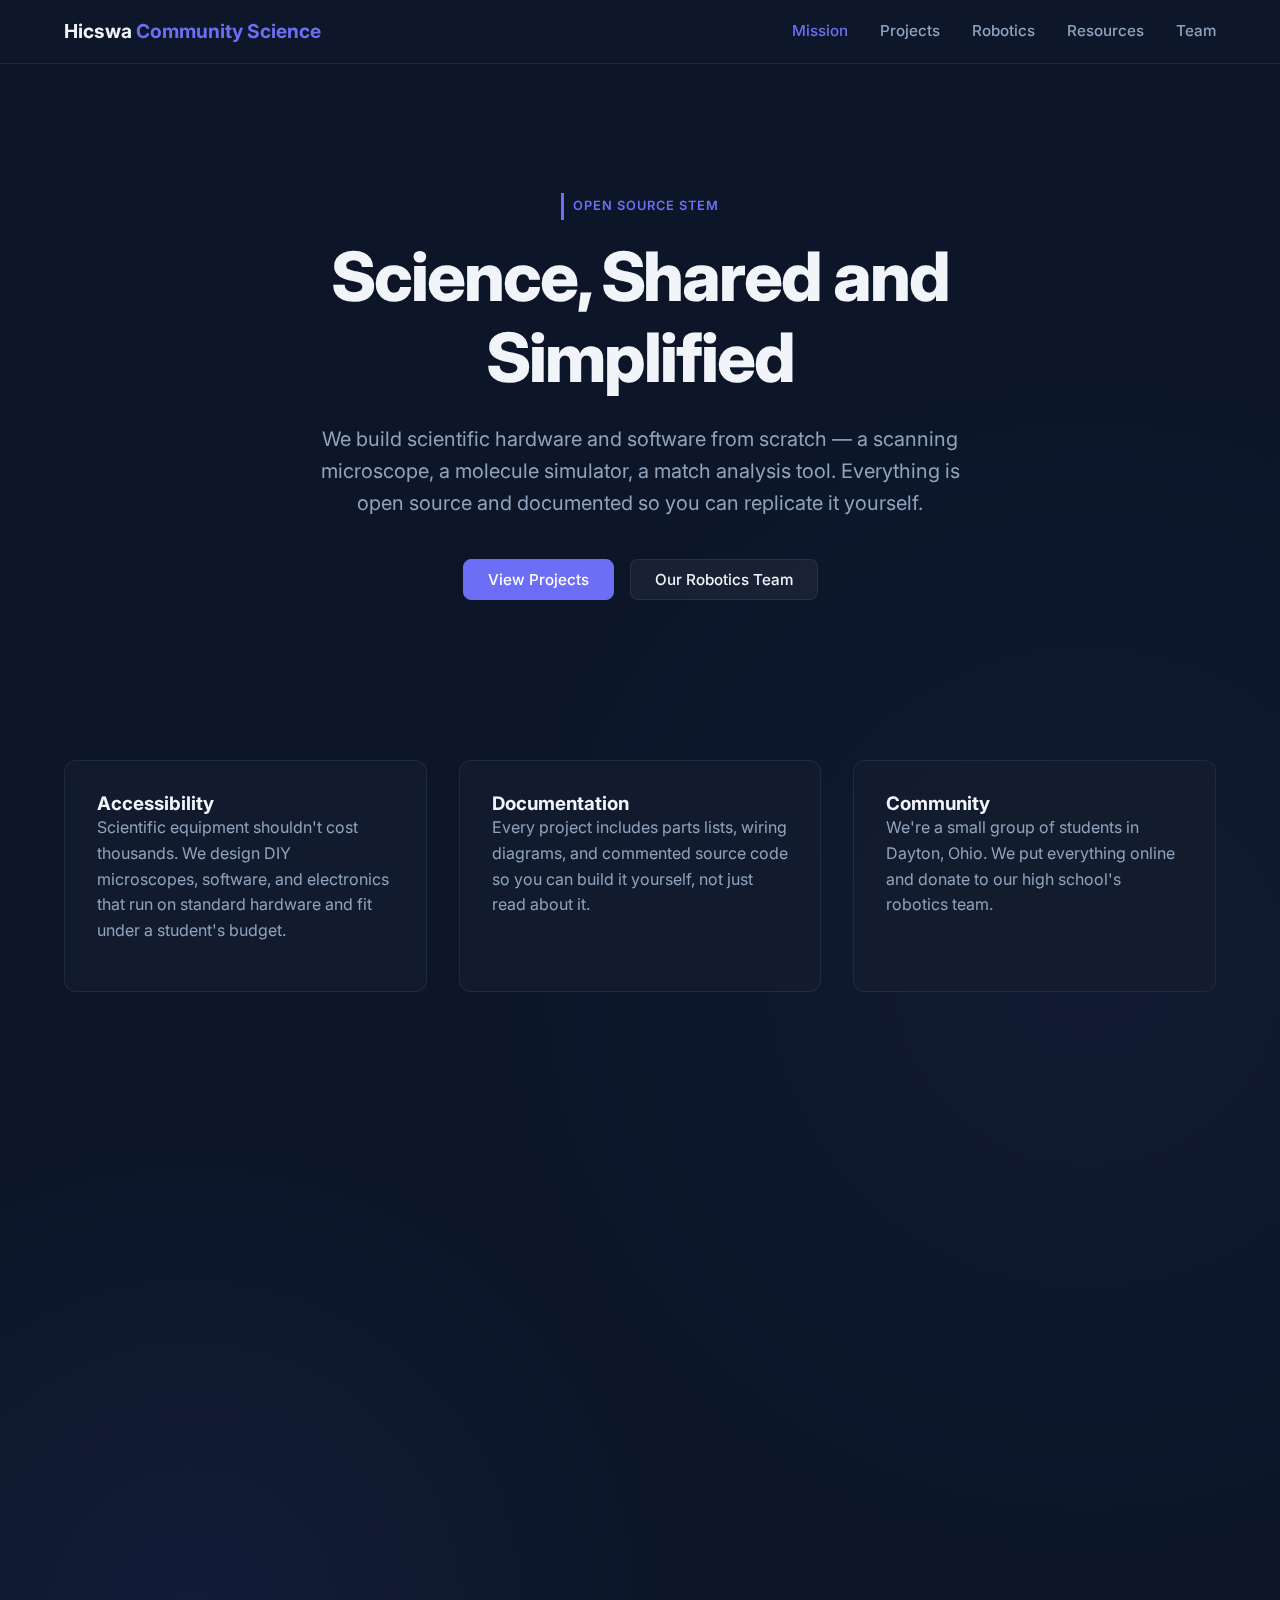
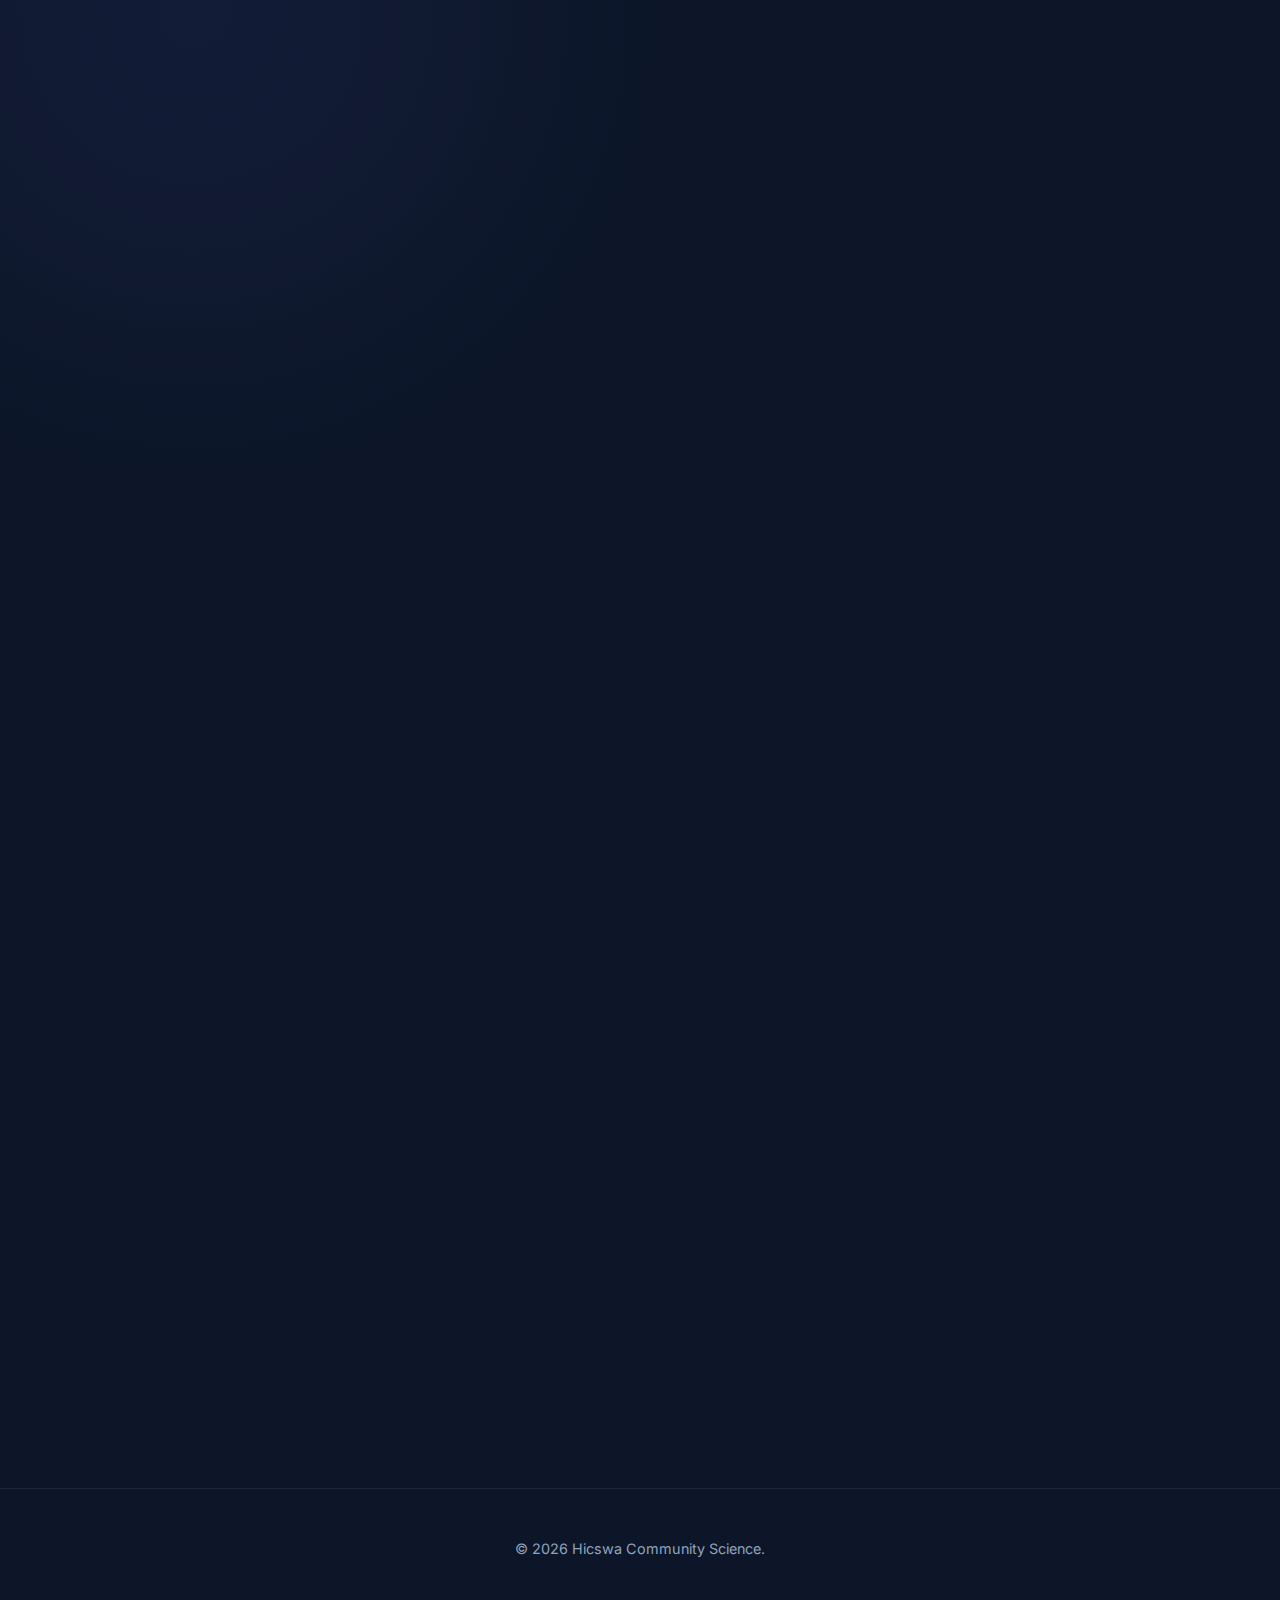
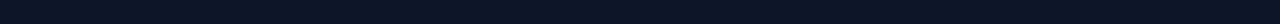
<file: index.html>
<!DOCTYPE html>
<html lang="en">
  <head>
    <meta charset="UTF-8" />
    <meta name="viewport" content="width=device-width, initial-scale=1.0" />
    <title>Hicswa Community Science</title>
    <link
      href="https://fonts.googleapis.com/css2?family=Inter:wght@400;500;600;700;800&display=swap"
      rel="stylesheet"
    />
    <link rel="stylesheet" href="styles.css" />
    <script defer src="script.js"></script>
  </head>
  <body>
    <nav class="navbar">
        <div class="container nav-content">
          <a href="index.html" class="logo"
          >Hicswa <span class="accent">Community Science</span></a
        >
        <div class="nav-links" id="nav-links">
          <a href="index.html#mission" class="active">Mission</a>
          <a href="projects.html">Projects</a>
          <a href="robotics.html">Robotics</a>
          <a href="index.html#resources">Resources</a>
          <a href="members.html">Team</a>
        </div>
        <button class="hamburger" id="hamburger" aria-label="Menu">
          <span></span>
          <span></span>
          <span></span>
        </button>
      </div>
    </nav>

    <header class="hero fade-in-section">
      <div class="container">
        <span class="pill">Open Source STEM</span>
        <h1>Science, Shared and Simplified</h1>
        <p class="hero-sub">
          We build scientific hardware and software from scratch — a scanning
          microscope, a molecule simulator, a match analysis tool. Everything
          is open source and documented so you can replicate it yourself.
        </p>
        <div
          class="button-group"
          style="align-items: center; justify-content: center"
        >
          <a href="projects.html" class="btn btn-primary">View Projects</a>
          <a href="robotics.html" class="btn btn-secondary"
            >Our Robotics Team</a
          >
        </div>
      </div>
    </header>

    <section id="mission" class="section fade-in-section">
      <div class="container">
        <div class="grid-3">
          <div class="card">
            <h3>Accessibility</h3>
            <p>
              Scientific equipment shouldn't cost thousands. We design DIY
              microscopes, software, and electronics that run on standard
              hardware and fit under a student's budget.
            </p>
          </div>
          <div class="card">
            <h3>Documentation</h3>
            <p>
              Every project includes parts lists, wiring diagrams, and
              commented source code so you can build it yourself, not just
              read about it.
            </p>
          </div>
          <div class="card">
            <h3>Community</h3>
            <p>
              We're a small group of students in Dayton, Ohio. We put
              everything online and donate to our high school's robotics team.
            </p>
          </div>
        </div>
      </div>
    </section>

    <section id="featured" class="section fade-in-section">
      <div class="container">
        <h2 style="text-align: center; margin-bottom: 3rem">Featured Work</h2>
        <div class="split-layout">
          <div class="card">
            <span class="pill">Hardware, Software, Firmware</span>
            <h3>PhotonPeek Microscope</h3>
            <p>
              A sub-$100 scanning microscope. A 650nm laser rasters across a
              sample, a photodiode reads the reflected intensity, and a Python
              app reconstructs 2D and 3D images from the coordinates.
            </p>
            <div class="stats-grid">
              <div class="stat-item">
                <span class="stat-val">&lt;10µm</span>
                <span class="stat-label">Target Resolution</span>
              </div>
              <div class="stat-item">
                <span class="stat-val">$100</span>
                <span class="stat-label">EBC</span>
              </div>
            </div>
            <a href="photonpeek.html" class="btn-outline"
              >View Details &rarr;</a
            >
          </div>

          <div class="card">
            <span class="pill">Software</span>
            <h3>PlanckSim</h3>
            <p>
              A 3D molecule builder written in C++ and OpenGL. Type a chemical
              formula and it constructs the structure, calculates VSEPR
              geometry, and lets you drag atoms around in real time.
            </p>
            <div class="stats-grid">
              <div class="stat-item">
                <span class="stat-val">118</span>
                <span class="stat-label">Elements</span>
              </div>
              <div class="stat-item">
                <span class="stat-val">C++</span>
                <span class="stat-label">OpenGL</span>
              </div>
            </div>
            <a href="moleculesimulator.html" class="btn-outline"
              >View Details &rarr;</a
            >
          </div>
        </div>
      </div>
    </section>

    <section id="upcoming" class="section fade-in-section">
      <div class="container">
        <h2 style="text-align: center; margin-bottom: 3rem">Upcoming Work</h2>
        <div class="split-layout">
          <div class="card">
            <span class="pill">Hardware, Software, Firmware</span>
            <h3>AI Enabled Glasses</h3>
            <p>
              Take any regular pair of glasses and upgrade them with an ESP-32
              camera, bone conduction audio, and a microphone for a voice
              controlled AI experience.
            </p>
            <div class="stats-grid">
              <div class="stat-item">
                <span class="stat-val">Camera Enabled</span>
                <span class="stat-label">Identify objects, solve problems</span>
              </div>
              <div class="stat-item">
                <span class="stat-val">Audio Enabled</span>
                <span class="stat-label"
                  >For a easy-to-use, hands-free experience</span
                >
              </div>
            </div>
            <p>Coming Soon!</p>
          </div>

          <div class="card">
            <span class="pill">Software</span>
            <h3>FRC Auto-Scout</h3>
            <p>
              A scouting tool for FRC teams. It pulls live event data from The
              Blue Alliance and Statbotics, scores team compatibility for
              alliance selection, and models match outcomes using Monte Carlo
              simulation.
            </p>
            <div class="stats-grid">
              <div class="stat-item">
                <span class="stat-val">Per-Event Analysis</span>
                <span class="stat-label">For deep, live analysis</span>
              </div>
              <div class="stat-item">
                <span class="stat-val">Python</span>
                <span class="stat-label">Easy To use</span>
              </div>
            </div>
            <a href="frcanalysis.html" class="btn-outline"
              >View Details &rarr;</a
            >
          </div>
        </div>
      </div>
    </section>

    <section id="resources" class="section fade-in-section">
      <div class="container">
        <h2 style="margin-bottom: 2rem">Resources & Data</h2>
        <div class="bento-grid">
          <a
            href="https://github.com/chromemilk/PhotonPeek-scanning-microscope"
            target="_blank"
            class="bento-card"
          >
            <h3>Hardware Docs ↗</h3>
            <p>
              Wiring diagrams, STL files, and assembly guides for PhotonPeek.
            </p>
          </a>
          <a
            href="https://github.com/chromemilk/PhotonPeek-scanning-microscope/tree/main/analysis"
            target="_blank"
            class="bento-card"
          >
            <h3>Python Analysis ↗</h3>
            <p>
              Source code for the signal processing GUI and image
              reconstruction. For PhotonPeek.
            </p>
          </a>
          <a
            href="https://github.com/chromemilk/PhotonPeek-scanning-microscope/blob/main/RasterV2.ino"
            target="_blank"
            class="bento-card"
          >
            <h3>Firmware ↗</h3>
            <p>
              Arduino Mega 2560 Sketch for stepper and laser control. For
              PhotonPeek.
            </p>
          </a>
        </div>
      </div>
    </section>

    <footer class="footer">
      <div class="container">
        <p>&copy; 2026 Hicswa Community Science.</p>
      </div>
    </footer>
  </body>
</html>
</file>
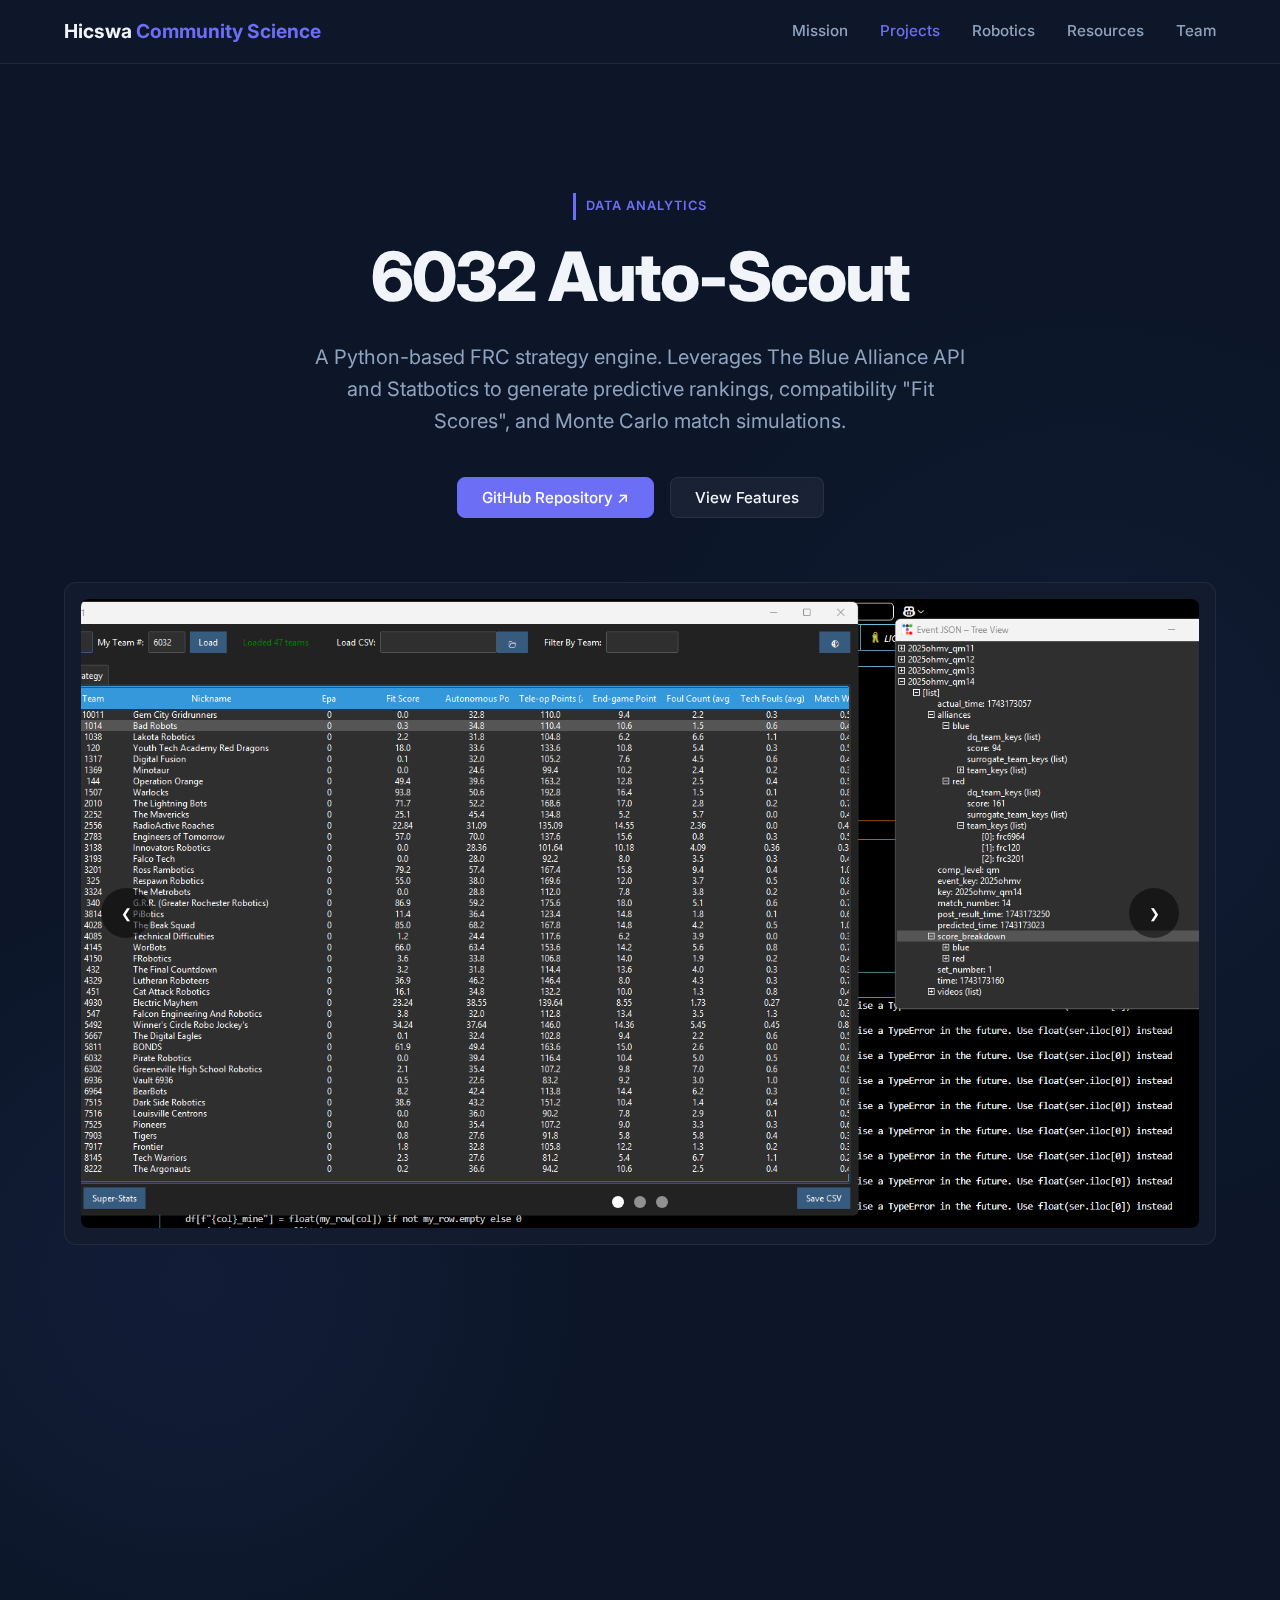
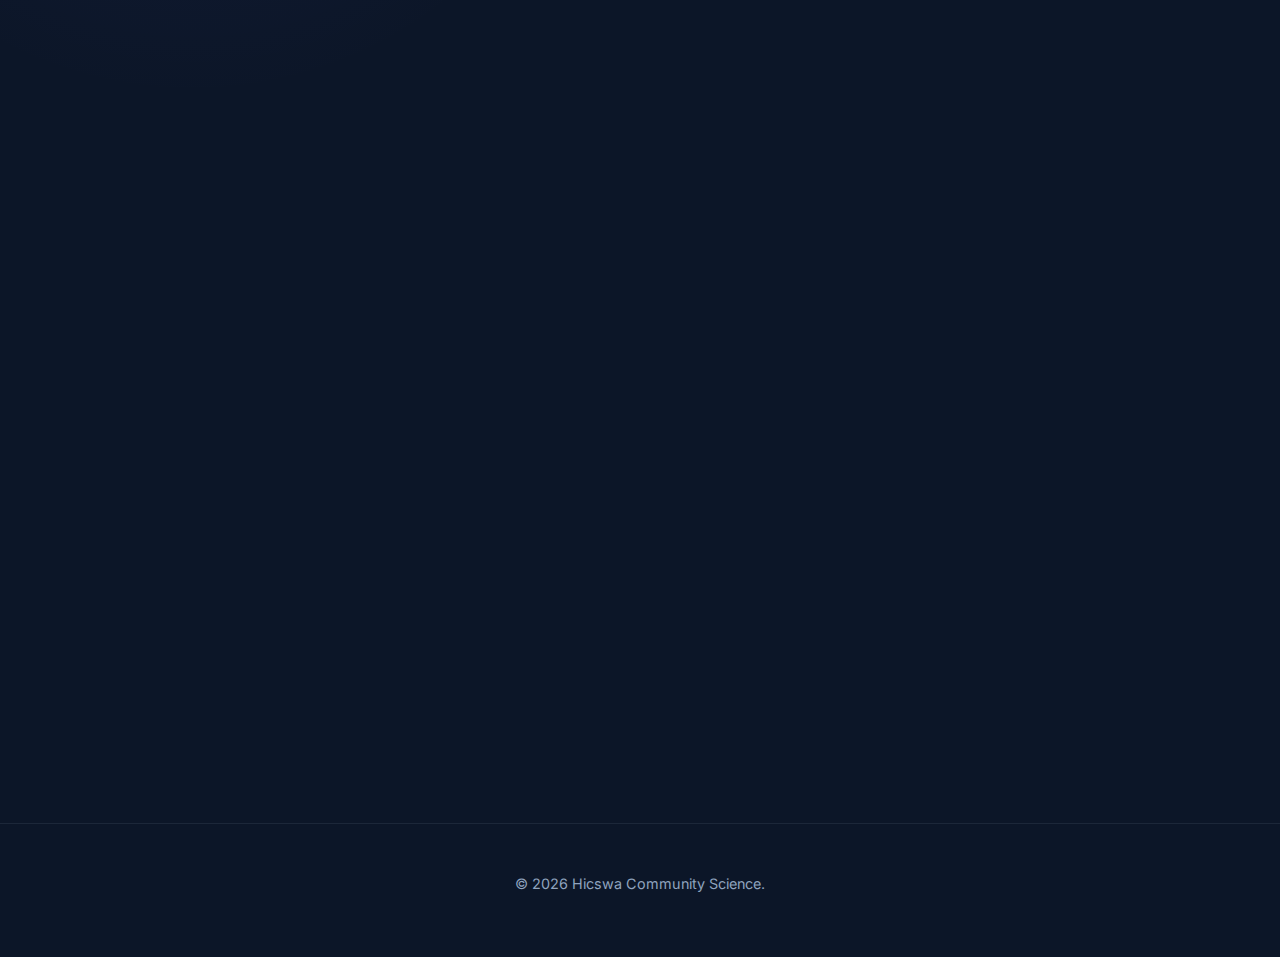
<file: frcanalysis.html>
<!DOCTYPE html>
<html lang="en">
  <head>
    <meta charset="UTF-8" />
    <meta name="viewport" content="width=device-width, initial-scale=1.0" />
    <title>6032 Auto-Scout – Hicswa Community Science</title>
    <link
      href="https://fonts.googleapis.com/css2?family=Inter:wght@400;500;600;700&display=swap"
      rel="stylesheet"
    />
    <link rel="stylesheet" href="styles.css" />
    <script defer src="script.js"></script>

    <style>
      .carousel-container {
        position: relative;
        width: 100%;
        height: 0;
        padding-bottom: 56.25%; /* 16:9 Aspect Ratio */
        overflow: hidden;
        border-radius: 8px;
      }

      .carousel-slide {
        position: absolute;
        top: 0;
        left: 0;
        width: 100%;
        height: 100%;
        opacity: 0;
        transition: opacity 0.8s ease-in-out;
        object-fit: cover; /* Ensures images fill the box nicely */
      }

      .carousel-slide.active {
        opacity: 1;
      }

      /* Navigation Arrows */
      .carousel-btn {
        position: absolute;
        top: 50%;
        transform: translateY(-50%);
        background-color: rgba(0, 0, 0, 0.5);
        color: white;
        border: none;
        padding: 1rem;
        cursor: pointer;
        z-index: 10;
        border-radius: 50%;
        width: 50px;
        height: 50px;
        display: flex;
        align-items: center;
        justify-content: center;
        transition: background 0.3s;
      }

      .carousel-btn:hover {
        background-color: rgba(0, 0, 0, 0.8);
      }
      .prev {
        left: 20px;
      }
      .next {
        right: 20px;
      }

      /* Dots at bottom */
      .carousel-indicators {
        position: absolute;
        bottom: 20px;
        left: 50%;
        transform: translateX(-50%);
        display: flex;
        gap: 10px;
        z-index: 10;
      }

      .dot {
        width: 12px;
        height: 12px;
        background-color: rgba(255, 255, 255, 0.5);
        border-radius: 50%;
        cursor: pointer;
        transition: background 0.3s;
      }

      .dot.active {
        background-color: white;
      }
    </style>
  </head>
  <body>
    <nav class="navbar">
      <div class="container nav-content">
        <a href="index.html" class="logo"
          >Hicswa <span class="accent">Community Science</span></a
        >
        <div class="nav-links" id="nav-links">
          <a href="index.html">Mission</a>
          <a href="projects.html" class="active">Projects</a>
          <a href="robotics.html">Robotics</a>
          <a href="index.html#resources">Resources</a>
          <a href="members.html">Team</a>
        </div>
        <button class="hamburger" id="hamburger" aria-label="Menu">
          <span></span>
          <span></span>
          <span></span>
        </button>
      </div>
    </nav>

    <header class="hero fade-in-section">
      <div class="container">
        <span class="pill">Data Analytics</span>
        <h1>6032 Auto-Scout</h1>
        <p class="hero-sub">
          A Python-based FRC strategy engine. Leverages The Blue Alliance API
          and Statbotics to generate predictive rankings, compatibility "Fit
          Scores", and Monte Carlo match simulations.
        </p>
        <div class="btn-row" style="justify-content: center">
          <a
            class="btn-primary"
            href="https://github.com/frcteam6032/Match-Analysis"
            target="_blank"
            >GitHub Repository ↗</a
          >
          <a class="btn-secondary" href="#features">View Features</a>
        </div>
      </div>
    </header>

    <div class="section fade-in-section" id="demo" style="padding-top: 0">
      <div class="container">
        <div class="glass" style="padding: 1rem">
          <div class="carousel-container" id="carousel">
            <img
              src="image.png"
              class="carousel-slide active"
              alt="Auto-Scout Interface Main"
            />
            <img
              src="image2.png"
              class="carousel-slide"
              alt="Mind Map Visualization"
            />
            <img src="image3.png" class="carousel-slide" alt="Strategy Graph" />

            <button class="carousel-btn prev" onclick="moveSlide(-1)">
              &#10094;
            </button>
            <button class="carousel-btn next" onclick="moveSlide(1)">
              &#10095;
            </button>

            <div class="carousel-indicators">
              <span class="dot active" onclick="setSlide(0)"></span>
              <span class="dot" onclick="setSlide(1)"></span>
              <span class="dot" onclick="setSlide(2)"></span>
            </div>
          </div>
        </div>
      </div>
    </div>

    <div class="section fade-in-section" id="features">
      <div class="container">
        <h2 style="margin-bottom: 2rem">Core Capabilities</h2>
        <div class="grid-2">
          <div>
            <ul class="feature-list">
              <li>
                <strong>TBA & Statbotics Integration:</strong> Automatically
                fetches event data, match breakdowns, and EPA metrics.
              </li>
              <li>
                <strong>Fit Score Algorithm:</strong> Custom ranking system
                calculating team compatibility using Z-score statistical
                analysis.
              </li>
              <li>
                <strong>Dual Strategy Generation:</strong> Simulates matches
                between alliances to predict win probability and suggest roles.
              </li>
              <li>
                <strong>Monte Carlo Simulation:</strong> Uses historical scoring
                variance to run thousands of match iterations.
              </li>
            </ul>
          </div>
          <div>
            <ul class="feature-list">
              <li>
                <strong>JSON Mind Map:</strong> Interactive visualization of
                nested API data for deep dives into match breakdowns.
              </li>
              <li>
                <strong>Modern UI:</strong> Built with <code>ttkbootstrap</code>
                supporting both Light (Minty) and Dark (Darkly) themes.
              </li>
              <li>
                <strong>CSV Export/Import:</strong> Seamlessly integrate pit
                scouting data and export analysis results.
              </li>
              <li>
                <strong>Performance Graphs:</strong> Generates bar charts
                comparing team performance deltas against the field baseline.
              </li>
            </ul>
          </div>
        </div>
      </div>
    </div>

    <div class="section fade-in-section bg-offset">
      <div class="container">
        <div class="grid-2">
          <div class="card">
            <h3>Tech Stack</h3>
            <div class="badges">
              <span class="badge">Python 3.10+</span>
              <span class="badge">Pandas</span>
              <span class="badge">TtkBootstrap</span>
            </div>
            <ul class="feature-list">
              <li>
                <strong>NumPy/SciPy:</strong> Statistical modeling & Z-scores
              </li>
              <li><strong>Matplotlib:</strong> Embedded data visualization</li>
              <li><strong>Requests:</strong> REST API handling</li>
            </ul>
            <p style="margin-top: 1rem; font-size: 0.9rem">
              Data provided by The Blue Alliance and Statbotics.
            </p>
          </div>

          <div class="card">
            <h3>Deployment</h3>
            <p>Clone and install dependencies to run the analyzer.</p>
            <pre><code>git clone https://github.com/frcteam6032/Match-Analysis.git</code></pre>
            <div class="btn-row">
              <a href="#" class="btn-outline">View License (MIT)</a>
            </div>
          </div>
        </div>
      </div>
    </div>

    <footer class="footer">
      <div class="container">
        <p>&copy; 2026 Hicswa Community Science.</p>
      </div>
    </footer>

    <script>
      let slideIndex = 0;
      const slides = document.querySelectorAll(".carousel-slide");
      const dots = document.querySelectorAll(".dot");
      let autoPlayTimer;

      function showSlide(n) {
        if (n >= slides.length) slideIndex = 0;
        if (n < 0) slideIndex = slides.length - 1;

        // Reset all
        slides.forEach((slide) => slide.classList.remove("active"));
        dots.forEach((dot) => dot.classList.remove("active"));

        // Activate current
        slides[slideIndex].classList.add("active");
        dots[slideIndex].classList.add("active");
      }

      function moveSlide(n) {
        slideIndex += n;
        showSlide(slideIndex);
        resetTimer();
      }

      function setSlide(n) {
        slideIndex = n;
        showSlide(slideIndex);
        resetTimer();
      }

      function resetTimer() {
        clearInterval(autoPlayTimer);
        autoPlayTimer = setInterval(() => moveSlide(1), 5000);
      }

      // Initialize
      autoPlayTimer = setInterval(() => moveSlide(1), 5000);
    </script>
  </body>
</html>
</file>
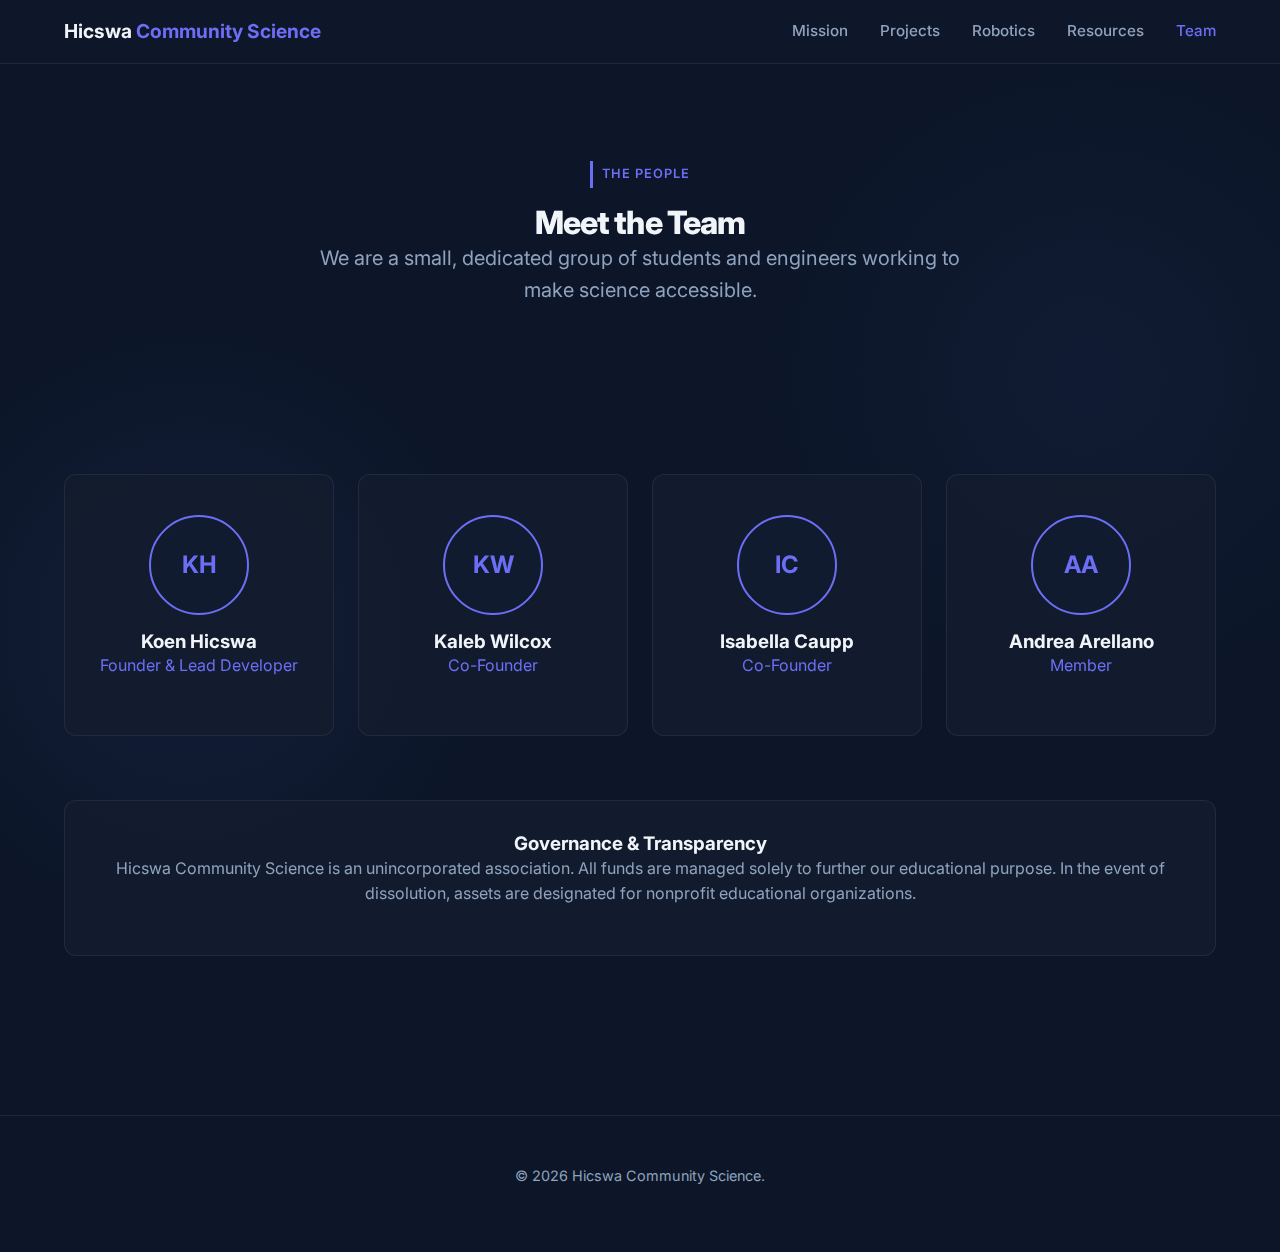
<file: members.html>
<!DOCTYPE html>
<html lang="en">
  <head>
    <meta charset="UTF-8" />
    <meta name="viewport" content="width=device-width, initial-scale=1.0" />
    <title>Our Team – Hicswa Community Science</title>
    <link
      href="https://fonts.googleapis.com/css2?family=Inter:wght@400;500;600;700;800&display=swap"
      rel="stylesheet"
    />
    <link rel="stylesheet" href="styles.css" />
    <script defer src="script.js"></script>
  </head>
  <body>
    <nav class="navbar">
      <div class="container nav-content">
        <a href="index.html" class="logo"
          >Hicswa <span class="accent">Community Science</span></a
        >
        <div class="nav-links" id="nav-links">
          <a href="index.html">Mission</a>
          <a href="projects.html">Projects</a>
          <a href="robotics.html">Robotics</a>
          <a href="index.html#resources">Resources</a>
          <a href="members.html" class="active">Team</a>
        </div>
        <button class="hamburger" id="hamburger" aria-label="Menu">
          <span></span>
          <span></span>
          <span></span>
        </button>
      </div>
    </nav>

    <header class="section fade-in-section" style="padding-bottom: 2rem">
      <div class="container" style="text-align: center">
        <span class="pill">The People</span>
        <h1>Meet the Team</h1>
        <p class="hero-sub">
          We are a small, dedicated group of students and engineers working to
          make science accessible.
        </p>
      </div>
    </header>

    <div class="section fade-in-section">
      <div class="container">
        <div class="member-grid">
          <div class="member-card">
            <div class="avatar-placeholder">KH</div>
            <h3>Koen Hicswa</h3>
            <p style="color: var(--primary)">Founder & Lead Developer</p>
          </div>

          <div class="member-card">
            <div class="avatar-placeholder">KW</div>
            <h3>Kaleb Wilcox</h3>
            <p style="color: var(--primary)">Co-Founder</p>
          </div>

          <div class="member-card">
            <div class="avatar-placeholder">IC</div>
            <h3>Isabella Caupp</h3>
            <p style="color: var(--primary)">Co-Founder</p>
          </div>

          <div class="member-card">
            <div class="avatar-placeholder">AA</div>
            <h3>Andrea Arellano</h3>
            <p style="color: var(--primary)">Member</p>
          </div>
        </div>

        <div class="card" style="margin-top: 4rem; text-align: center">
          <h3>Governance & Transparency</h3>
          <p>
            Hicswa Community Science is an unincorporated association. All funds
            are managed solely to further our educational purpose. In the event
            of dissolution, assets are designated for nonprofit educational
            organizations.
          </p>
        </div>
      </div>
    </div>

    <footer class="footer">
      <div class="container">
        <p>&copy; 2026 Hicswa Community Science.</p>
      </div>
    </footer>
  </body>
</html>
</file>
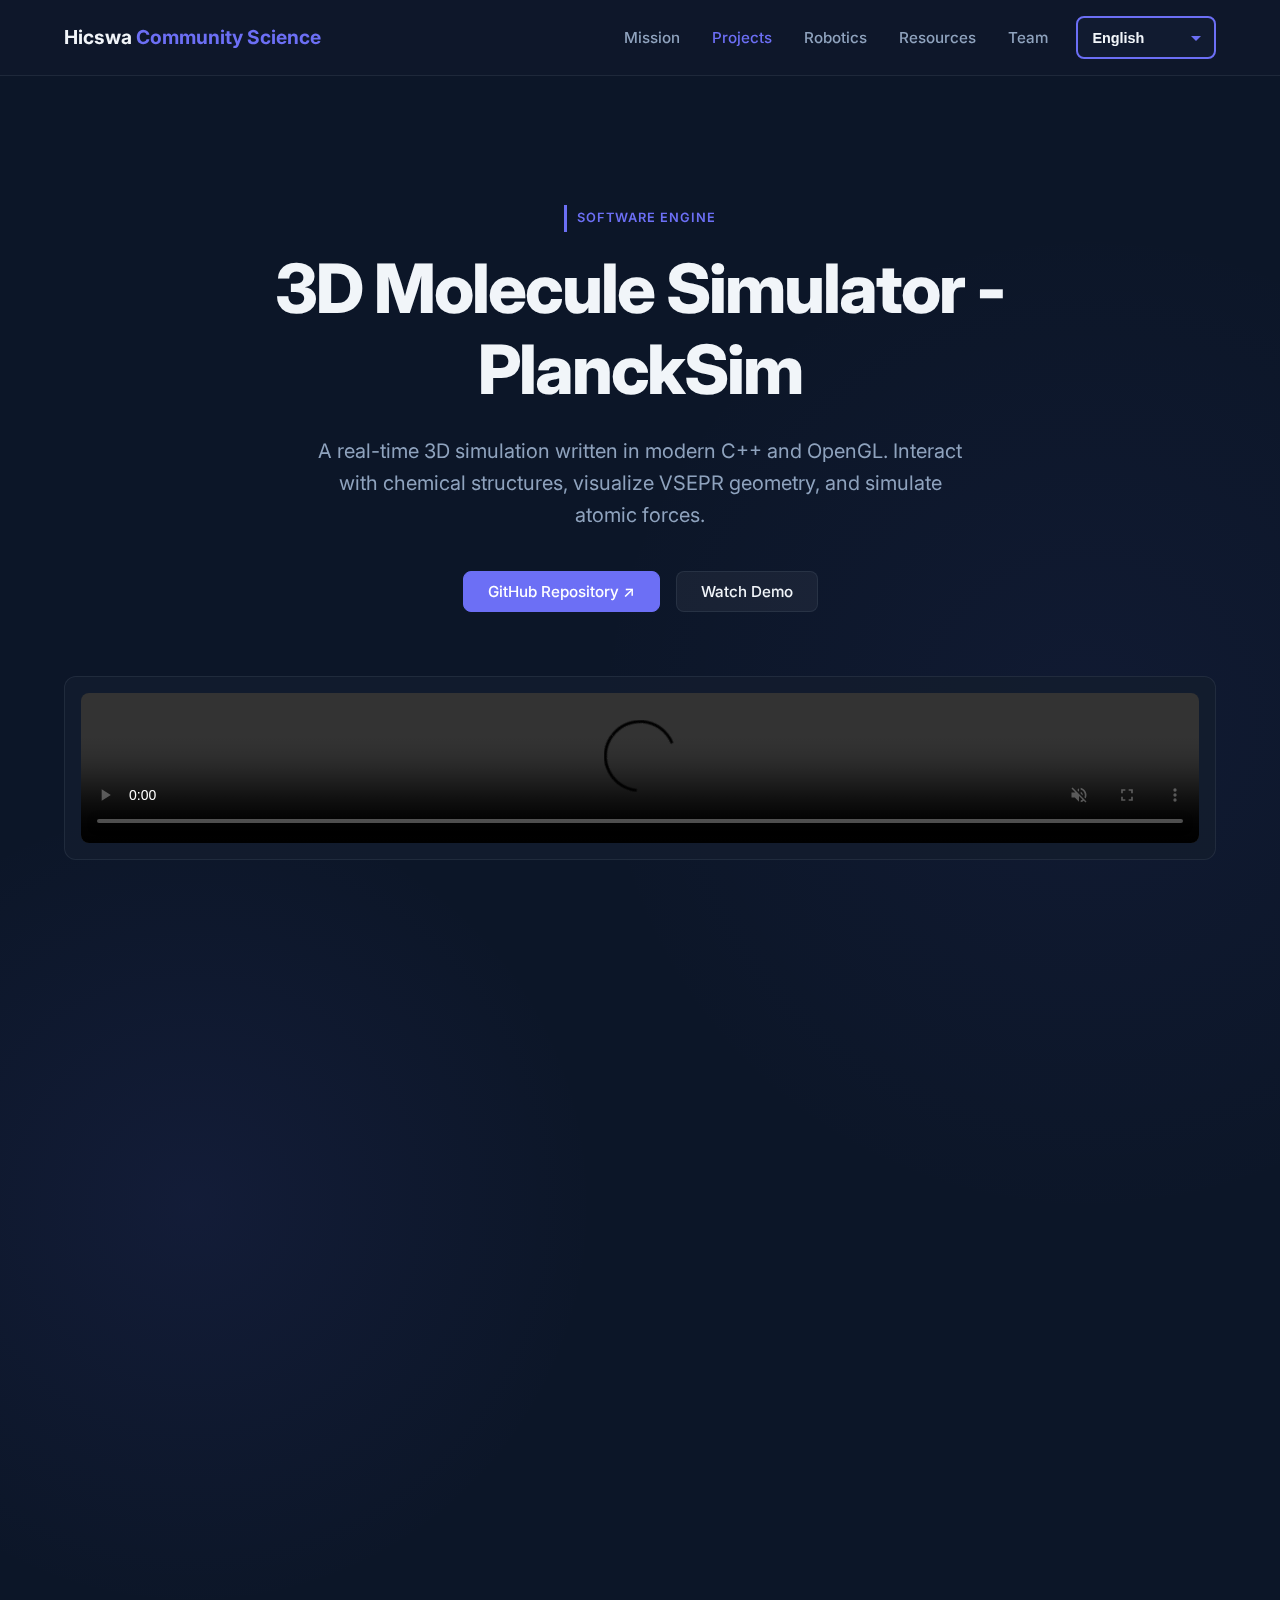
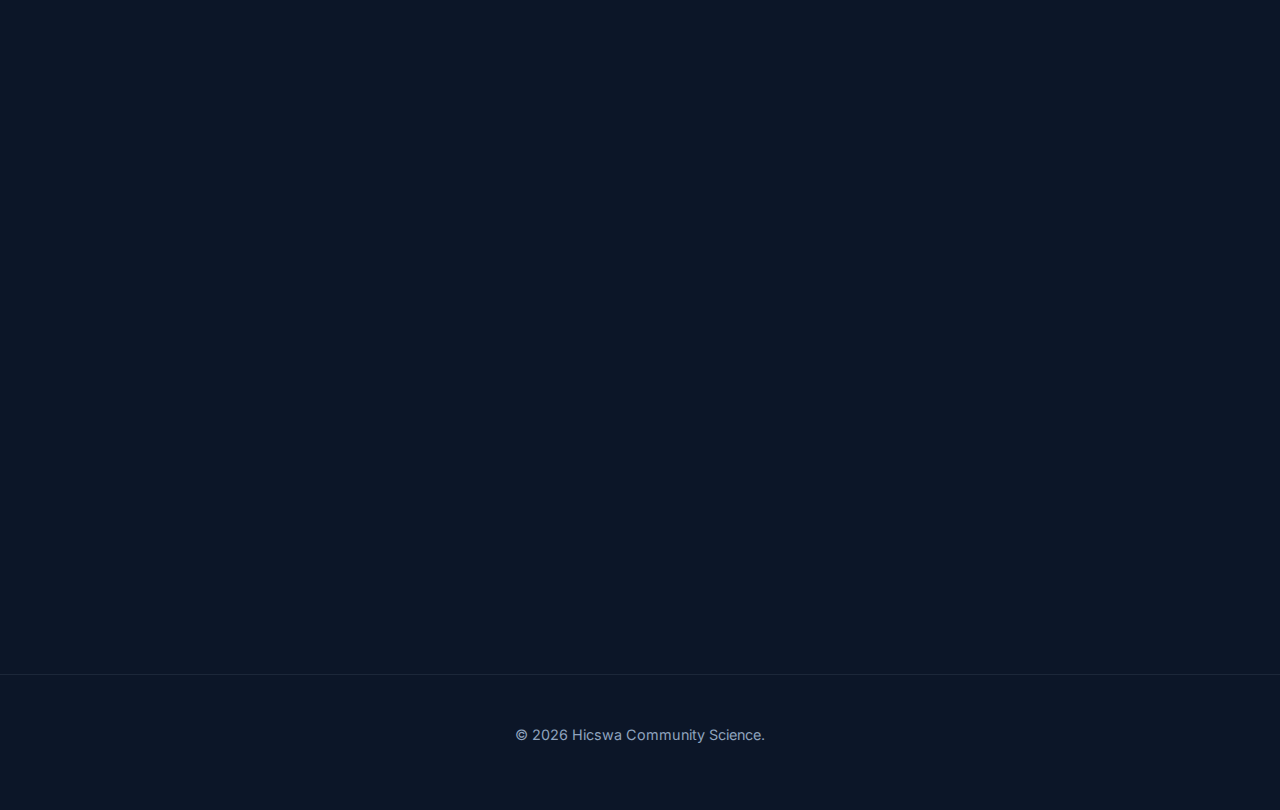
<file: moleculesimulator.html>
<!DOCTYPE html>
<html lang="en">

<head>
  <meta charset="UTF-8" />
  <meta name="viewport" content="width=device-width, initial-scale=1.0" />
  <title>Molecule Simulator – Hicswa Community Science</title>
  <link href="https://fonts.googleapis.com/css2?family=Inter:wght@400;500;600;700;800&display=swap" rel="stylesheet" />
  <link rel="stylesheet" href="styles.css" />
  <script defer src="script.js"></script>
</head>

<body>
  <nav class="navbar">
    <div class="container nav-content">
      <a href="index.html" class="logo">Hicswa <span class="accent">Community Science</span></a>
      <div class="nav-links" id="nav-links">
        <a href="index.html">Mission</a>
        <a href="projects.html" class="active">Projects</a>
        <a href="robotics.html">Robotics</a>
        <a href="index.html#resources">Resources</a>
        <a href="members.html">Team</a>
      </div>
      <div class="language-switcher">
        <label for="language-select" class="sr-only">Translate page</label>
        <select id="language-select" aria-label="Translate page">
          <option value="en">English</option>
          <option value="es">Spanish</option>
          <option value="ru">Russian</option>
          <option value="zh-CN">Chinese</option>
          <option value="fr">French</option>
        </select>
      </div>
      <button class="hamburger" id="hamburger" aria-label="Menu">
        <span></span>
        <span></span>
        <span></span>
      </button>
    </div>
  </nav>

  <header class="hero fade-in-section">
    <div class="container">
      <span class="pill">Software Engine</span>
      <h1>3D Molecule Simulator - PlanckSim</h1>
      <p class="hero-sub">
        A real-time 3D simulation written in modern C++ and OpenGL. Interact
        with chemical structures, visualize VSEPR geometry, and simulate
        atomic forces.
      </p>
      <div class="btn-row" style="justify-content: center">
        <a class="btn-primary" href="https://github.com/chromemilk/Molecule-Simulator" target="_blank">GitHub Repository
          ↗</a>
        <a class="btn-secondary" href="#demo">Watch Demo</a>
      </div>
    </div>
  </header>

  <div class="section fade-in-section" id="demo" style="padding-top: 0">
    <div class="container">
      <div class="glass" style="padding: 1rem">
        <video controls autoplay loop muted playsinline style="width: 100%; border-radius: 8px; display: block">
          <source src="https://github.com/user-attachments/assets/4c46024b-c0af-442c-bb21-6fc3e0394bcf"
            type="video/mp4" />
          Your browser does not support the video tag.
        </video>
      </div>
    </div>
  </div>

  <div class="section fade-in-section">
    <div class="container">
      <h2 style="margin-bottom: 2rem">Full Feature Set</h2>
      <div class="grid-2">
        <div>
          <ul class="feature-list">
            <li>
              <strong>Interactive Molecule Builder:</strong> Spawn atoms by
              symbol or chemical formula. Auto-generates resonance-optimized
              structures via custom algorithms.
            </li>
            <li>
              <strong>Force-Based Simulation:</strong> Bonds modeled as
              springs applying real-time forces. Atoms move under Verlet-like
              integration with collision.
            </li>
            <li>
              <strong>VSEPR Geometry:</strong> Dynamically computes lone-pair
              positions and ideal bond angles using energy-minimization.
            </li>
            <li>
              <strong>Charge Analysis:</strong> Calculates formal charges per
              atom and computes net dipole moment vectors in 3D.
            </li>
            <li>
              <strong>Lone Pair Visualization:</strong> Generates virtual dots
              for lone pairs using tetrahedral or planar heuristics.
            </li>
            <li>
              <strong>Multiple Bond Orders:</strong> Renders single, double,
              and triple bonds with distinct cylinder geometry (sigma/pi
              counting).
            </li>
            <li>
              <strong>Stability Indicator:</strong> Monitors VSEPR correction
              magnitude to show a percentage stability gauge.
            </li>
          </ul>
        </div>
        <div>
          <ul class="feature-list">
            <li>
              <strong>Extended Periodic Table:</strong> Built-in lookup for
              atomic mass, electronegativity, and valence for 118 elements.
            </li>
            <li>
              <strong>Custom Particle Engine:</strong> Lightweight engine
              without external physics libraries. Supports "Flight Mode".
            </li>
            <li>
              <strong>Flying Camera:</strong> Free-roaming 360° camera with
              optional auto-follow of molecule center.
            </li>
            <li>
              <strong>Real-Time Interactions:</strong> Drag atoms, break/form
              bonds, and delete structures on-the-fly.
            </li>
            <li>
              <strong>Prebuilt Templates:</strong> One-click generation of
              common molecules (H₂O, CO₂, NH₃, etc.).
            </li>
            <li>
              <strong>Dynamic Lighting:</strong> Phong-style shaders for
              atoms/bonds with optional raytracing module.
            </li>
            <li>
              <strong>ImGui Interface:</strong> Tabbed menus for controls and
              properties.
            </li>
          </ul>
        </div>
      </div>
    </div>
  </div>

  <div class="section fade-in-section bg-offset">
    <div class="container">
      <div class="grid-2">
        <div class="card">
          <h3>Tech Stack</h3>
          <div class="badges">
            <span class="badge">C++20</span>
            <span class="badge">OpenGL 3.3+</span>
            <span class="badge">CMake</span>
          </div>
          <ul class="feature-list">
            <li><strong>GLFW:</strong> Windowing and input handling</li>
            <li><strong>GLAD:</strong> OpenGL function loader</li>
            <li><strong>GLM:</strong> Mathematics (vectors/matrices)</li>
          </ul>
          <p style="margin-top: 1rem; font-size: 0.9rem">
            Acknowledgements to LearnOpenGL and TheCherno for their excellent
            C++ graphics tutorials.
          </p>
        </div>

        <div class="card">
          <h3>Getting Started</h3>
          <p>Clone the repository to build locally.</p>
          <pre><code>git clone https://github.com/chromemilk/3D-Particle-Simulator.git
cd 3D-Particle-Simulator</code></pre>
          <div class="btn-row">
            <a href="https://github.com/chromemilk/Molecule-Simulator" class="btn-outline">View License (MIT)</a>
          </div>
        </div>
      </div>
    </div>
  </div>

  <footer class="footer">
    <div class="container">
      <p>&copy; 2026 Hicswa Community Science.</p>
    </div>
  </footer>
</body>

</html>
</file>
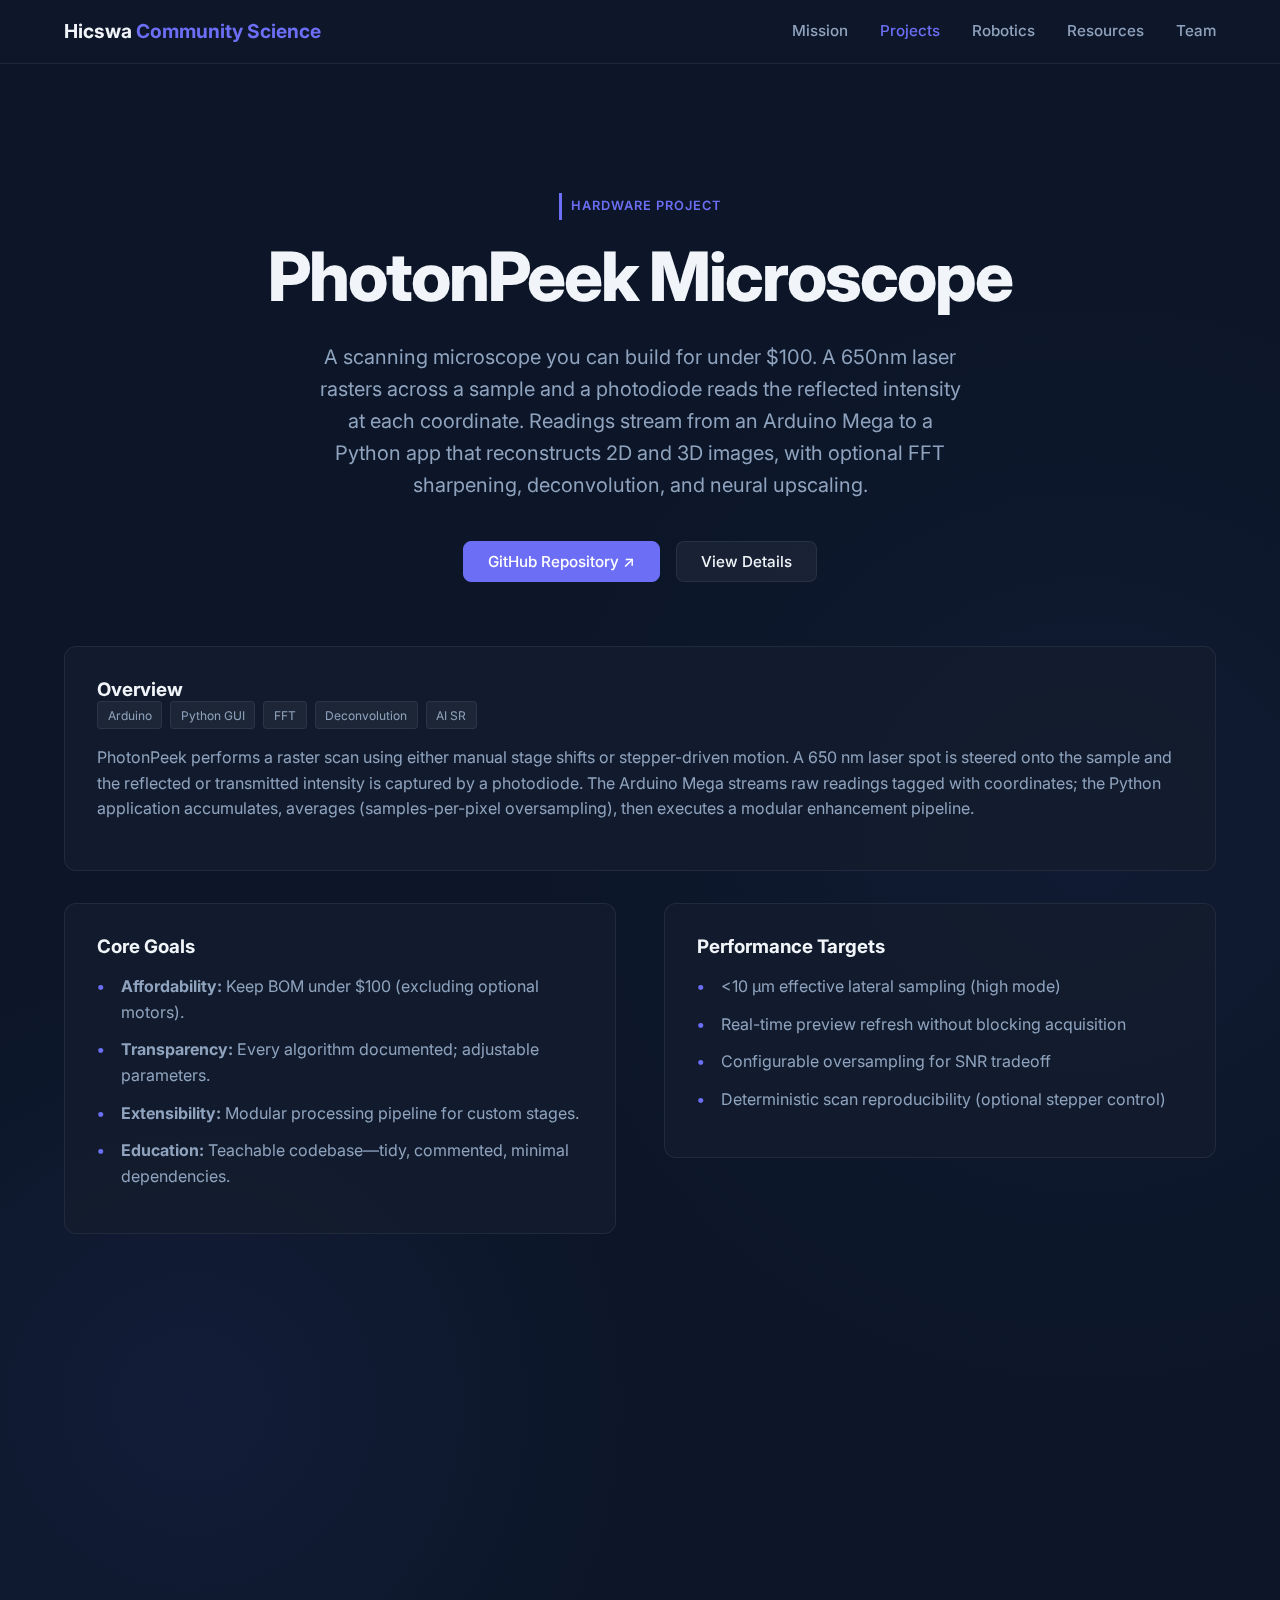
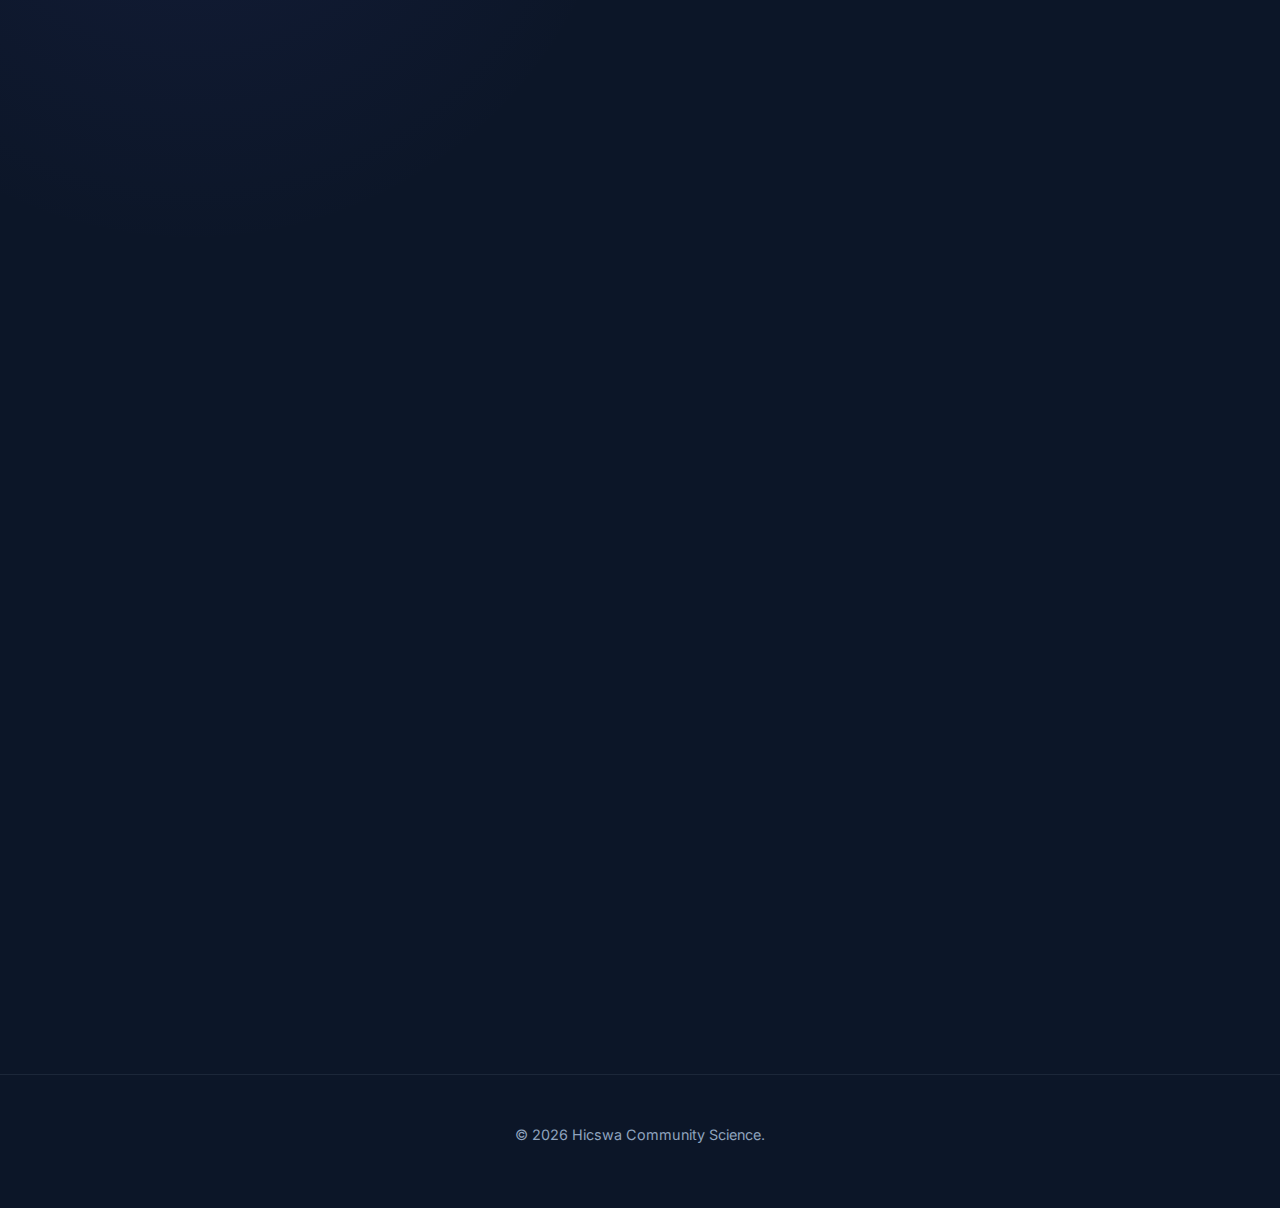
<file: photonpeek.html>
<!DOCTYPE html>
<html lang="en">
  <head>
    <meta charset="UTF-8" />
    <meta name="viewport" content="width=device-width, initial-scale=1.0" />
    <title>PhotonPeek – Hicswa Community Science</title>
    <link
      href="https://fonts.googleapis.com/css2?family=Inter:wght@400;500;600;700;800&display=swap"
      rel="stylesheet"
    />
    <link rel="stylesheet" href="styles.css" />
    <script defer src="script.js"></script>
  </head>
  <body>
    <nav class="navbar">
      <div class="container nav-content">
        <a href="index.html" class="logo"
          >Hicswa <span class="accent">Community Science</span></a
        >
        <div class="nav-links" id="nav-links">
          <a href="index.html">Mission</a>
          <a href="projects.html" class="active">Projects</a>
          <a href="robotics.html">Robotics</a>
          <a href="index.html#resources">Resources</a>
          <a href="members.html">Team</a>
        </div>
        <button class="hamburger" id="hamburger" aria-label="Menu">
          <span></span>
          <span></span>
          <span></span>
        </button>
      </div>
    </nav>

    <header class="hero fade-in-section">
      <div class="container">
        <span class="pill">Hardware Project</span>
        <h1>PhotonPeek Microscope</h1>
        <p class="hero-sub">
          A scanning microscope you can build for under $100. A 650nm laser
          rasters across a sample and a photodiode reads the reflected
          intensity at each coordinate. Readings stream from an Arduino Mega
          to a Python app that reconstructs 2D and 3D images, with optional
          FFT sharpening, deconvolution, and neural upscaling.
        </p>
        <div class="btn-row" style="justify-content: center">
          <a
            class="btn-primary"
            href="https://github.com/chromemilk/PhotonPeek-scanning-microscope"
            target="_blank"
            >GitHub Repository ↗</a
          >
          <a class="btn-secondary" href="#details">View Details</a>
        </div>
      </div>
    </header>

    <div class="section fade-in-section" id="details" style="padding-top: 0">
      <div class="container">
        <div class="card" style="margin-bottom: 2rem">
          <h3>Overview</h3>
          <div class="badges">
            <span class="badge">Arduino</span>
            <span class="badge">Python GUI</span>
            <span class="badge">FFT</span>
            <span class="badge">Deconvolution</span>
            <span class="badge">AI SR</span>
          </div>
          <p>
            PhotonPeek performs a raster scan using either manual stage shifts
            or stepper-driven motion. A 650 nm laser spot is steered onto the
            sample and the reflected or transmitted intensity is captured by a
            photodiode. The Arduino Mega streams raw readings tagged with
            coordinates; the Python application accumulates, averages
            (samples-per-pixel oversampling), then executes a modular
            enhancement pipeline.
          </p>
        </div>

        <div class="grid-2">
          <div class="feature-block">
            <h3>Core Goals</h3>
            <ul class="feature-list">
              <li>
                <strong>Affordability:</strong> Keep BOM under $100 (excluding
                optional motors).
              </li>
              <li>
                <strong>Transparency:</strong> Every algorithm documented;
                adjustable parameters.
              </li>
              <li>
                <strong>Extensibility:</strong> Modular processing pipeline for
                custom stages.
              </li>
              <li>
                <strong>Education:</strong> Teachable codebase—tidy, commented,
                minimal dependencies.
              </li>
            </ul>
          </div>
          <div class="feature-block">
            <h3>Performance Targets</h3>
            <ul class="feature-list">
              <li>&lt;10 µm effective lateral sampling (high mode)</li>
              <li>Real-time preview refresh without blocking acquisition</li>
              <li>Configurable oversampling for SNR tradeoff</li>
              <li>
                Deterministic scan reproducibility (optional stepper control)
              </li>
            </ul>
          </div>
        </div>
      </div>
    </div>

    <div class="section fade-in-section bg-offset">
      <div class="container">
        <h3>Parts Manifest (Condensed)</h3>
        <p>
          See <code>hardware/</code> in the repo for STL files and wiring
          diagrams.
        </p>
        <div class="parts-grid" style="margin-top: 1.5rem">
          <div class="part">
            <h4>Laser Diode 650nm</h4>
            <p>5mW. Stable red illumination; safe, inexpensive.</p>
          </div>
          <div class="part">
            <h4>Photodiode Module</h4>
            <p>Analog voltage proportional to intensity; feeds A0.</p>
          </div>
          <div class="part">
            <h4>Penta-Prism</h4>
            <p>Fixed 90° deviation; alignment simplicity.</p>
          </div>
          <div class="part">
            <h4>Arduino Mega 2560</h4>
            <p>Multiple analog inputs & flash space.</p>
          </div>
          <div class="part">
            <h4>Stepper Motors</h4>
            <p>Automated XY(Z) scanning (optional upgrade).</p>
          </div>
          <div class="part">
            <h4>Objective Lens</h4>
            <p>Spot shaping + resolution improvement.</p>
          </div>
          <div class="part">
            <h4>3D-Printed Mounts</h4>
            <p>Rigid, repeatable mechanical geometry.</p>
          </div>
          <div class="part">
            <h4>Python Host PC</h4>
            <p>Acquisition + processing pipeline.</p>
          </div>
        </div>
      </div>
    </div>

    <div class="section fade-in-section">
      <div class="container">
        <div class="split-layout">
          <div>
            <h3>Processing Flow</h3>
            <p>The Python pipeline executes the following steps:</p>
            <ol class="flow-steps">
              <li>
                <strong>Calibrate:</strong> Complete motor familiarization and
                flatfield acquisition.
              </li>
              <li>
                <strong>Accumulate:</strong> Sum raw counts into voxel grid;
                maintain hit counters.
              </li>
              <li>
                <strong>Average:</strong> Divide sums by counts → floating
                intensity.
              </li>
              <li>
                <strong>Flat-Field (Optional):</strong> Divide by normalized
                gain map.
              </li>
              <li><strong>Normalize:</strong> Scale to [0,1].</li>
              <li>
                <strong>Edge Boost (FFT):</strong> High-boost via low-freq
                subtraction.
              </li>
              <li>
                <strong>Deconvolution:</strong> Richardson–Lucy or Auto Wiener.
              </li>
              <li><strong>Contrast:</strong> CLAHE for local detail.</li>
              <li>
                <strong>Upscale:</strong> Interp / Rescale / DNN SR model.
              </li>
              <li>
                <strong>Export:</strong> CSV, PNG, 3D OBJ, or TIFF stacks.
              </li>
            </ol>
          </div>

          <div>
            <h3>Serial Data Protocol</h3>
            <p>
              The acquisition layer is line-oriented ASCII for clarity &
              debugging:
            </p>
            <pre>
CONFIG,&lt;mode&gt;,&lt;precision&gt;,&lt;x&gt;,&lt;y&gt;,&lt;z&gt;,&lt;spp&gt;
HEADER,&lt;x&gt;,&lt;y&gt;,&lt;z&gt;,&lt;spp&gt;
DATA,&lt;x&gt;,&lt;y&gt;,&lt;z&gt;,&lt;value&gt;</pre
            >
            <p style="margin-top: 1rem; font-size: 0.9rem">
              <strong>CONFIG</strong> sets the session.
              <strong>HEADER</strong> echoes geometry for host validation. Each
              <strong>DATA</strong> line is streamed as soon as the analog read
              settles, enabling overlapping compute & I/O.
            </p>

            <h3 style="margin-top: 3rem">Roadmap</h3>
            <ul class="feature-list">
              <li>
                <strong>v1.0:</strong> Core acquisition + basic processing.
              </li>
              <li>
                <strong>v1.1:</strong> Stepper integration + automated scans.
              </li>
              <li><strong>v1.2:</strong> Deconvolution + FFT enhancements.</li>
              <li><strong>v2.0:</strong> AI super-resolution models.</li>
              <li><strong>v2.1:</strong> Multi-wavelength support.</li>
            </ul>
          </div>
        </div>
      </div>
    </div>

    <footer class="footer">
      <div class="container">
        <p>&copy; 2026 Hicswa Community Science.</p>
      </div>
    </footer>
  </body>
</html>
</file>
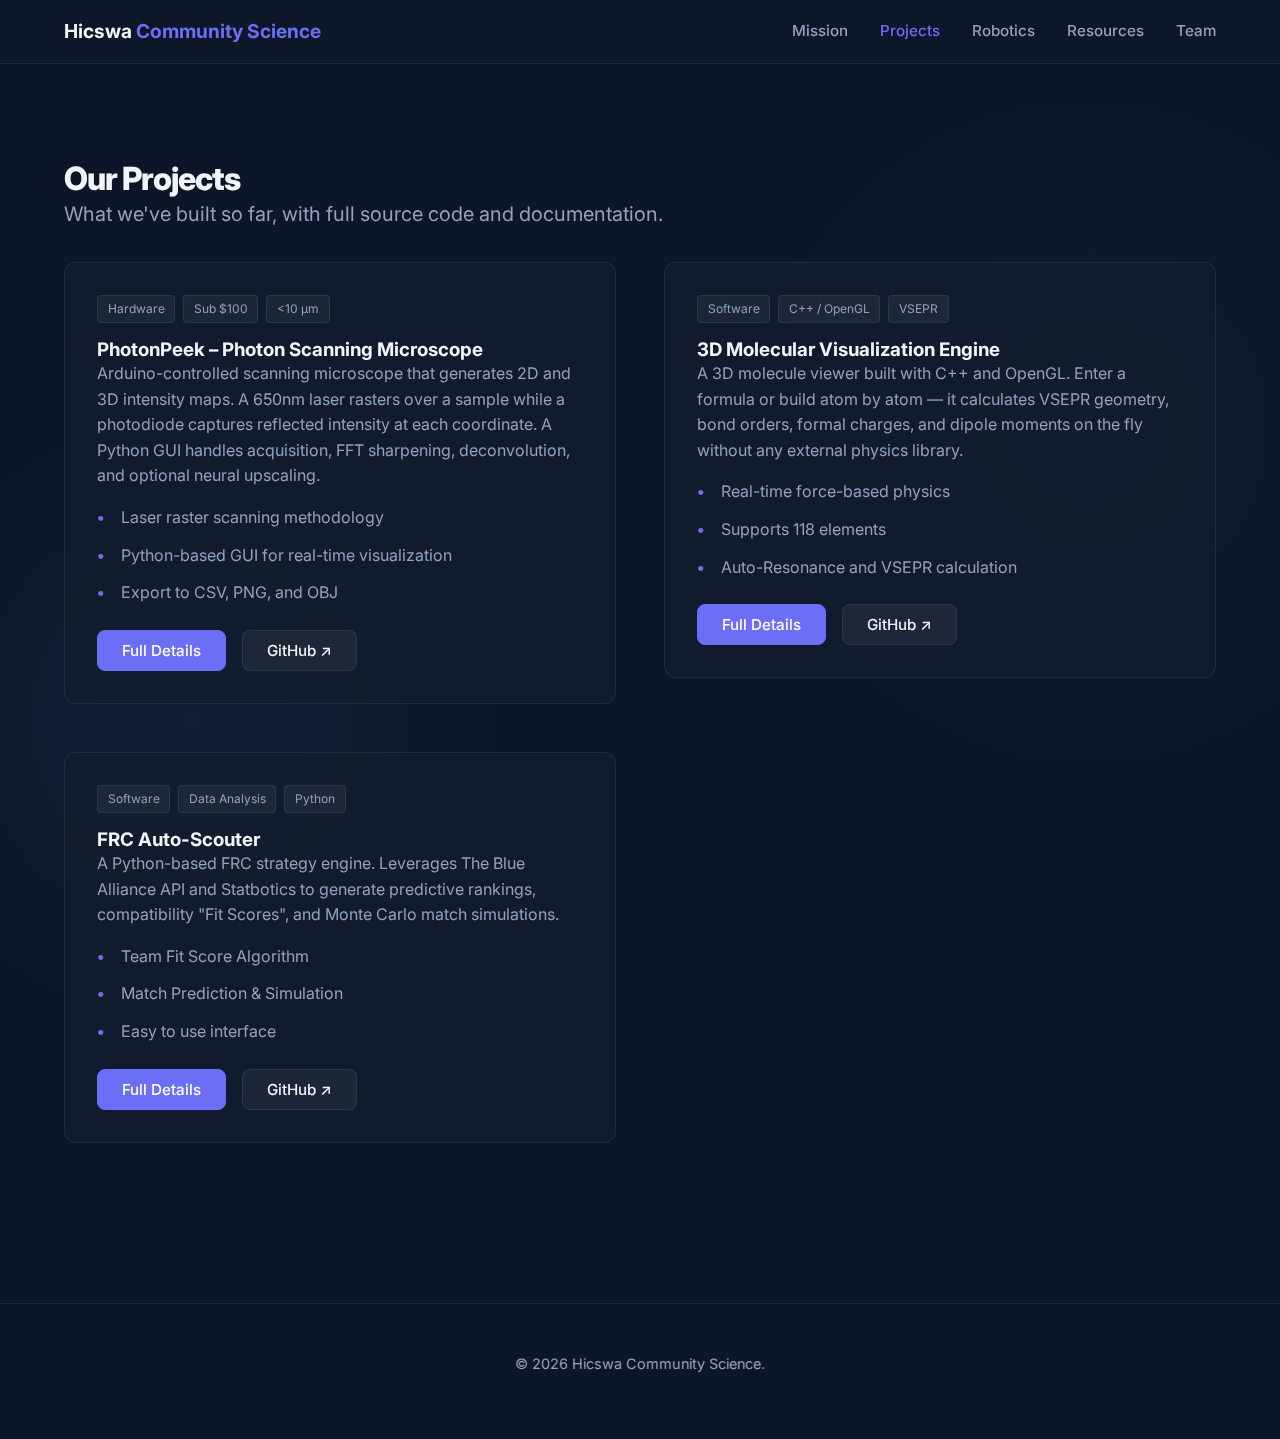
<file: projects.html>
<!DOCTYPE html>
<html lang="en">
  <head>
    <meta charset="UTF-8" />
    <meta name="viewport" content="width=device-width, initial-scale=1.0" />
    <title>Projects – Hicswa Community Science</title>
    <link
      href="https://fonts.googleapis.com/css2?family=Inter:wght@400;500;600;700;800&display=swap"
      rel="stylesheet"
    />
    <link rel="stylesheet" href="styles.css" />
    <script defer src="script.js"></script>
  </head>
  <body>
    <nav class="navbar">
      <div class="container nav-content">
        <a href="index.html" class="logo"
          >Hicswa <span class="accent">Community Science</span></a
        >
        <div class="nav-links" id="nav-links">
          <a href="index.html">Mission</a>
          <a href="projects.html" class="active">Projects</a>
          <a href="robotics.html">Robotics</a>
          <a href="index.html#resources">Resources</a>
          <a href="members.html">Team</a>
        </div>
        <button class="hamburger" id="hamburger" aria-label="Menu">
          <span></span>
          <span></span>
          <span></span>
        </button>
      </div>
    </nav>

    <div class="section fade-in-section" style="padding-bottom: 2rem">
      <div class="container">
        <h1>Our Projects</h1>
        <p class="hero-sub" style="margin: 0">
          What we've built so far, with full source code and documentation.
        </p>
      </div>
    </div>

    <div class="section fade-in-section" style="padding-top: 0">
      <div class="container">
        <div class="grid-2">
          <article class="project-card">
            <div class="badges">
              <span class="badge">Hardware</span>
              <span class="badge">Sub $100</span>
              <span class="badge">&lt;10 µm</span>
            </div>
            <h3>PhotonPeek – Photon Scanning Microscope</h3>
            <p class="project-summary">
              Arduino-controlled scanning microscope that generates 2D and 3D
              intensity maps. A 650nm laser rasters over a sample while a
              photodiode captures reflected intensity at each coordinate. A
              Python GUI handles acquisition, FFT sharpening, deconvolution,
              and optional neural upscaling.
            </p>
            <ul class="feature-list">
              <li>Laser raster scanning methodology</li>
              <li>Python-based GUI for real-time visualization</li>
              <li>Export to CSV, PNG, and OBJ</li>
            </ul>
            <div class="btn-row">
              <a class="btn-primary" href="photonpeek.html">Full Details</a>
              <a
                class="btn-secondary"
                href="https://github.com/chromemilk/PhotonPeek-scanning-microscope"
                target="_blank"
                >GitHub ↗</a
              >
            </div>
          </article>

          <article class="project-card">
            <div class="badges">
              <span class="badge">Software</span>
              <span class="badge">C++ / OpenGL</span>
              <span class="badge">VSEPR</span>
            </div>
            <h3>3D Molecular Visualization Engine</h3>
            <p class="project-summary">
              A 3D molecule viewer built with C++ and OpenGL. Enter a formula
              or build atom by atom — it calculates VSEPR geometry, bond
              orders, formal charges, and dipole moments on the fly without any
              external physics library.
            </p>
            <ul class="feature-list">
              <li>Real-time force-based physics</li>
              <li>Supports 118 elements</li>
              <li>Auto-Resonance and VSEPR calculation</li>
            </ul>
            <div class="btn-row">
              <a class="btn-primary" href="moleculesimulator.html"
                >Full Details</a
              >
              <a
                class="btn-secondary"
                href="https://github.com/chromemilk/Molecule-Simulator"
                target="_blank"
                >GitHub ↗</a
              >
            </div>
          </article>

          
          <article class="project-card">
            <div class="badges">
              <span class="badge">Software</span>
              <span class="badge">Data Analysis</span>
              <span class="badge">Python</span>
            </div>
            <h3>FRC Auto-Scouter</h3>
            <p class="project-summary">
              A Python-based FRC strategy engine. Leverages The Blue Alliance API
              and Statbotics to generate predictive rankings, compatibility "Fit
              Scores", and Monte Carlo match simulations.
            </p>
            <ul class="feature-list">
              <li>Team Fit Score Algorithm</li>
              <li>Match Prediction & Simulation</li>
              <li>Easy to use interface</li>
            </ul>
            <div class="btn-row">
              <a class="btn-primary" href="frcanalysis.html"
                >Full Details</a
              >
              <a
                class="btn-secondary"
                href="https://github.com/frcteam6032/Match-Analysis"
                target="_blank"
                >GitHub ↗</a
              >
            </div>
          </article>
        </div>
      </div>
    </div>

    <footer class="footer">
      <div class="container">
        <p>&copy; 2026 Hicswa Community Science.</p>
      </div>
    </footer>
  </body>
</html>
</file>
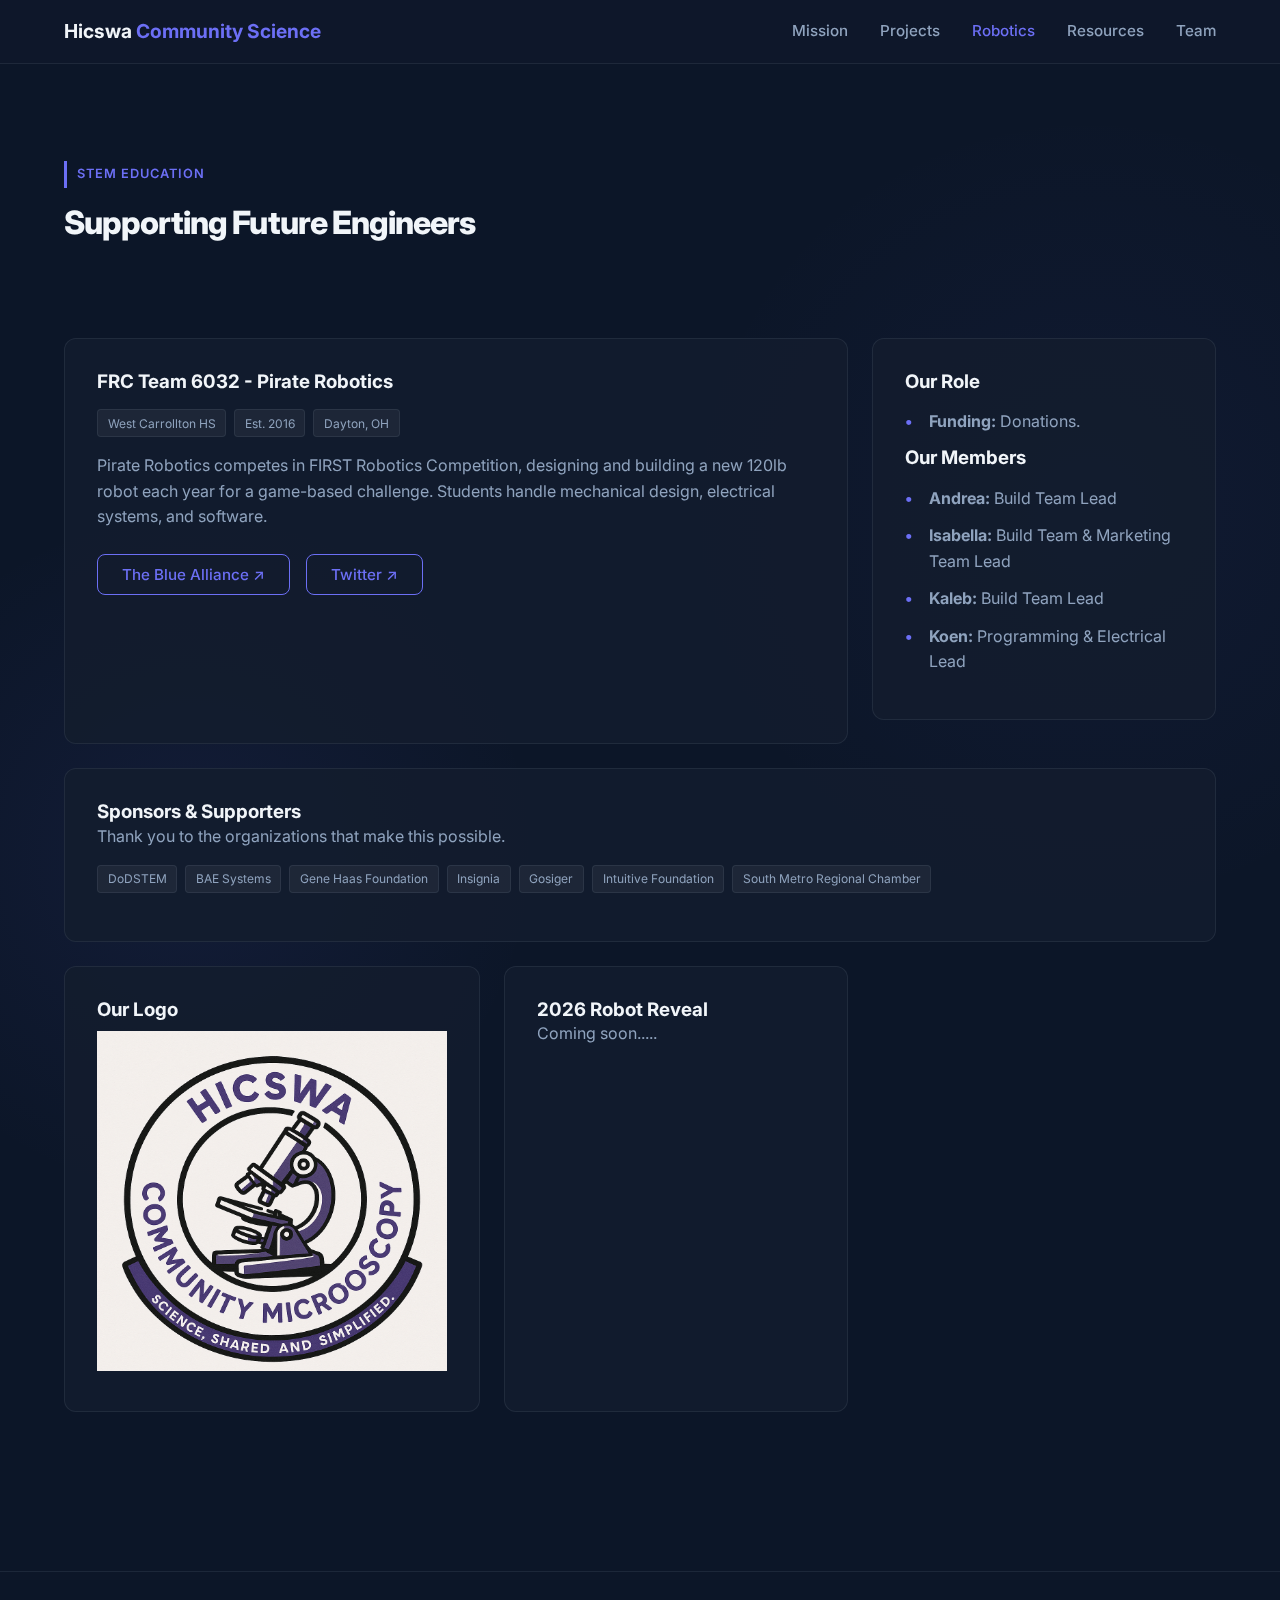
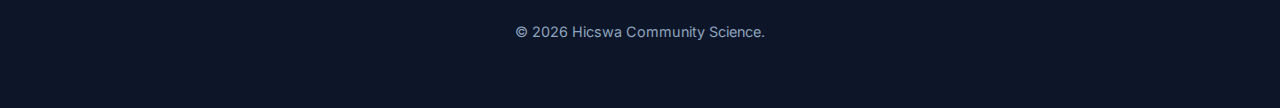
<file: robotics.html>
<!DOCTYPE html>
<html lang="en">
  <head>
    <meta charset="UTF-8" />
    <meta name="viewport" content="width=device-width, initial-scale=1.0" />
    <title>Robotics – Hicswa Community Science</title>
    <link
      href="https://fonts.googleapis.com/css2?family=Inter:wght@400;500;600;700;800&display=swap"
      rel="stylesheet"
    />
    <link rel="stylesheet" href="styles.css" />
    <script defer src="script.js"></script>
  </head>
  <body>
    <nav class="navbar">
      <div class="container nav-content">
        <a href="index.html" class="logo"
          >Hicswa <span class="accent">Community Science</span></a
        >
        <div class="nav-links" id="nav-links">
          <a href="index.html">Mission</a>
          <a href="projects.html">Projects</a>
          <a href="robotics.html" class="active">Robotics</a>
          <a href="index.html#resources">Resources</a>
          <a href="members.html">Team</a>
        </div>
        <button class="hamburger" id="hamburger" aria-label="Menu">
          <span></span>
          <span></span>
          <span></span>
        </button>
      </div>
    </nav>

    <header class="section fade-in-section">
      <div class="container">
        <span class="pill">STEM Education</span>
        <h1>Supporting Future Engineers</h1>
      </div>
    </header>

    <div class="section fade-in-section" style="padding-top: 0">
      <div class="container">
        <div class="bento-grid">
          <div class="bento-card large">
            <h3>FRC Team 6032 - Pirate Robotics</h3>
            <p></p>
            <div class="badges">
              <span class="badge">West Carrollton HS</span>
              <span class="badge">Est. 2016</span>
              <span class="badge">Dayton, OH</span>
            </div>
            <p>
              Pirate Robotics competes in FIRST Robotics Competition, designing
              and building a new 120lb robot each year for a game-based
              challenge. Students handle mechanical design, electrical systems,
              and software.
            </p>
            <div class="btn-row">
              <a
                class="btn-outline"
                href="https://www.thebluealliance.com/team/6032"
                target="_blank"
                >The Blue Alliance ↗</a
              >
              <a
                class="btn-outline"
                href="https://twitter.com/robopirates6032"
                target="_blank"
                >Twitter ↗</a
              >
            </div>
          </div>

          <div class="bento-card">
            <h3>Our Role</h3>
            <ul class="feature-list">
              <li><strong>Funding:</strong> Donations.</li>
              <h3>Our Members</h3>
              <p></p>
              <li><strong>Andrea:</strong> Build Team Lead</li>
              <li>
                <strong>Isabella:</strong> Build Team & Marketing Team Lead
              </li>
              <li><strong>Kaleb:</strong> Build Team Lead</li>
              <li><strong>Koen:</strong> Programming & Electrical Lead</li>
            </ul>
          </div>

          <div class="bento-card wide">
            <h3>Sponsors & Supporters</h3>
            <p>Thank you to the organizations that make this possible.</p>
            <div class="badges" style="margin-top: 1rem">
              <span class="badge">DoDSTEM</span>
              <span class="badge">BAE Systems</span>
              <span class="badge">Gene Haas Foundation</span>
              <span class="badge">Insignia</span>
              <span class="badge">Gosiger</span>
              <span class="badge">Intuitive Foundation</span>
              <span class="badge">South Metro Regional Chamber</span>
            </div>
          </div>
          <div class="bento-card">
            <h3>Our Logo</h3>
            <img src="logo.png" style="padding-top: 10px;width: 350px; height: 350px;" alt="Logo"/>
          </div>
          <div class="bento-card">
            <h3>2026 Robot Reveal</h3>
            <p>Coming soon.....</p>
          </div>
        </div>
      </div>
    </div>

    <footer class="footer">
      <div class="container">
        <p>&copy; 2026 Hicswa Community Science.</p>
      </div>
    </footer>
  </body>
</html>
</file>
<file: styles.css>
:root {
  --bg-dark: #0c1628;
  --bg-card: rgba(18, 28, 46, 0.92);
  --bg-offset: #111b30;
  --primary: #6c6ff5;
  --primary-hover: #5552e0;
  --text-main: #f1f5f9;
  --text-muted: #8fa3be;
  --border: rgba(148, 163, 184, 0.12);
  --max-width: 1200px;
  --radius: 12px;
}

* {
  margin: 0;
  padding: 0;
  box-sizing: border-box;
}

html {
  scroll-behavior: smooth;
}

body {
  font-family: "Inter", sans-serif;
  background-color: var(--bg-dark);
  /* Subtle background gradient mesh for depth */
  background-image: radial-gradient(
      circle at 15% 50%,
      rgba(99, 102, 241, 0.08),
      transparent 25%
    ),
    radial-gradient(
      circle at 85% 30%,
      rgba(99, 102, 241, 0.05),
      transparent 25%
    );
  color: var(--text-main);
  line-height: 1.6;
  -webkit-font-smoothing: antialiased;
}

/* --- Layout --- */
.container {
  width: 90%;
  max-width: var(--max-width);
  margin: 0 auto;
}

.section {
  padding: 6rem 0;
}

/* --- Animations --- */
.fade-in-section {
  opacity: 0;
  transform: translateY(20px);
  transition: opacity 0.6s ease-out, transform 0.6s ease-out;
  will-change: opacity, transform;
}

.fade-in-section.is-visible {
  opacity: 1;
  transform: none;
}

/* --- Navigation --- */
.navbar {
  position: sticky;
  top: 0;
  background: rgba(15, 23, 42, 0.85);
  backdrop-filter: blur(12px);
  border-bottom: 1px solid var(--border);
  z-index: 1000;
  padding: 1rem 0;
}

.nav-content {
  display: flex;
  justify-content: space-between;
  align-items: center;
  gap: 1rem;
}

.logo {
  font-weight: 700;
  font-size: 1.2rem;
  color: var(--text-main);
  text-decoration: none;
}

.logo .accent {
  color: var(--primary);
}

.nav-links {
  display: flex;
  gap: 2rem;
  align-items: center;
  margin-left: auto;
}

.nav-links a {
  text-decoration: none;
  color: var(--text-muted);
  font-size: 0.95rem;
  font-weight: 500;
  transition: color 0.2s;
}

.nav-links a:hover,
.nav-links a.active {
  color: var(--primary);
}

.language-switcher {
  display: flex;
  align-items: center;
  margin-left: 0.75rem;
  flex: 0 0 auto;
}

.language-switcher select {
  appearance: none;
  -webkit-appearance: none;
  -moz-appearance: none;
  background-color: var(--bg-offset);
  color: var(--text-main);
  border: 2px solid var(--primary);
  border-radius: 8px;
  font-size: 0.9rem;
  font-weight: 600;
  line-height: 1.4;
  min-width: 140px;
  padding: 0.6rem 2.5rem 0.6rem 0.9rem;
  cursor: pointer;
  padding-right: 2.5rem;
  background-image: url("data:image/svg+xml,%3Csvg xmlns='http://www.w3.org/2000/svg' width='12' height='12' viewBox='0 0 12 12'%3E%3Cpath fill='%236c6ff5' d='M6 9L1 4h10z'/%3E%3C/svg%3E");
  background-repeat: no-repeat;
  background-position: right 0.75rem center;
  padding-right: 2.2rem;
  transition: all 0.2s ease;
}

.language-switcher select:hover {
  border-color: var(--primary);
  box-shadow: 0 2px 8px rgba(108, 111, 245, 0.25);
  background-color: rgba(22, 34, 58, 0.95);
}

.language-switcher select:focus {
  outline: none;
  border-color: var(--primary);
  box-shadow: 0 0 0 3px rgba(108, 111, 245, 0.3);
  background-color: rgba(22, 34, 58, 0.95);
}

.language-switcher select option {
  background-color: var(--bg-dark);
  color: var(--text-main);
  padding: 0.5rem;
}

.sr-only {
  position: absolute;
  width: 1px;
  height: 1px;
  padding: 0;
  margin: -1px;
  overflow: hidden;
  clip: rect(0, 0, 0, 0);
  white-space: nowrap;
  border: 0;
}

.hamburger {
  display: none;
  background: none;
  border: none;
  cursor: pointer;
  padding: 0.5rem;
}

.hamburger span {
  display: block;
  width: 24px;
  height: 2px;
  background: var(--text-main);
  margin: 6px 0;
  transition: 0.3s;
}

/* --- Typography & Elements --- */
h1,
h2,
h3,
h4 {
  color: var(--text-main);
  line-height: 1.2;
}

h1 {
  font-weight: 800;
  letter-spacing: -0.03em;
}

h2 {
  font-size: 2.25rem;
  font-weight: 700;
  margin-bottom: 1rem;
  letter-spacing: -0.025em;
}

p {
  color: var(--text-muted);
  margin-bottom: 1rem;
}

.pill {
  display: inline-block;
  background: transparent;
  color: var(--primary);
  padding: 0.2rem 0;
  border-radius: 0;
  font-size: 0.8rem;
  font-weight: 600;
  margin-bottom: 1rem;
  letter-spacing: 0.08em;
  text-transform: uppercase;
  border: none;
  border-left: 3px solid var(--primary);
  padding-left: 0.6rem;
}

.badges {
  display: flex;
  flex-wrap: wrap;
  gap: 0.5rem;
  margin-bottom: 1rem;
}

.badge {
  font-size: 0.75rem;
  padding: 0.2rem 0.6rem;
  border-radius: 4px;
  background: rgba(255, 255, 255, 0.05);
  color: var(--text-muted);
  border: 1px solid var(--border);
}

/* --- Cards & Glass Effect --- */
.glass,
.card,
.project-card,
.bento-card,
.member-card,
.part,
.feature-block {
  background: var(--bg-card);
  backdrop-filter: blur(12px);
  border: 1px solid var(--border);
  border-radius: var(--radius);
  padding: 2rem;
  transition: transform 0.2s, border-color 0.2s;
}

.card:hover,
.project-card:hover,
.bento-card:hover,
.member-card:hover {
  transform: translateY(-3px);
  border-color: rgba(108, 111, 245, 0.35);
  background: rgba(22, 34, 58, 0.95);
}

/* --- Grids --- */
.grid-3 {
  display: grid;
  grid-template-columns: repeat(auto-fit, minmax(320px, 1fr));
  gap: 2rem;
}

.grid-2,
.split-layout {
  display: grid;
  grid-template-columns: 1fr 1fr;
  gap: 3rem;
  align-items: start;
}

.bento-grid {
  display: grid;
  grid-template-columns: repeat(3, 1fr);
  gap: 1.5rem;
}

.bento-card.large {
  grid-column: span 2;
  grid-row: span 2;
}
.bento-card.wide {
  grid-column: span 3;
}

.parts-grid {
  display: grid;
  grid-template-columns: repeat(auto-fill, minmax(200px, 1fr));
  gap: 1rem;
}

/* --- Buttons --- */
.btn-row,
.button-group {
  display: flex;
  gap: 1rem;
  flex-wrap: wrap;
  margin-top: 1.5rem;
}

/* Shared Button Styles */
.btn,
.btn-primary,
.btn-secondary,
.btn-outline,
.btn-glow,
.btn-soft {
  display: inline-flex;
  align-items: center;
  justify-content: center;
  padding: 0.75rem 1.5rem;
  border-radius: 8px;
  font-weight: 500;
  text-decoration: none;
  transition: all 0.2s ease;
  cursor: pointer;
  font-size: 0.95rem;
  line-height: 1;
}

/* Primary / Glow (Solid Blue) */
.btn-primary,
.btn-glow {
  background: var(--primary);
  color: white;
  border: 1px solid var(--primary);
}

.btn-primary:hover,
.btn-glow:hover {
  background: var(--primary-hover);
  border-color: var(--primary-hover);
  box-shadow: 0 4px 18px rgba(108, 111, 245, 0.25);
}

/* Secondary / Soft (Transparent with border/background) */
.btn-secondary,
.btn-soft {
  background: rgba(255, 255, 255, 0.05);
  color: var(--text-main);
  border: 1px solid var(--border);
}

.btn-secondary:hover,
.btn-soft:hover {
  background: rgba(255, 255, 255, 0.1);
}

/* Outline (Transparent with colored border) */
.btn-outline {
  background: transparent;
  border: 1px solid var(--primary);
  color: var(--primary);
}

.btn-outline:hover {
  background: rgba(99, 102, 241, 0.1);
}

/* --- Specific Components --- */

/* Hero */
.hero {
  padding: 8rem 0 4rem 0;
  text-align: center;
  max-width: 900px;
  margin: 0 auto;
}

.hero h1 {
  font-size: clamp(2.75rem, 6vw, 4.25rem);
  color: var(--text-main);
  margin-bottom: 1.5rem;
}

.hero-sub {
  font-size: 1.25rem;
  max-width: 650px;
  margin: 0 auto 2.5rem auto;
}

/* Stats Grid */
.stats-grid {
  display: grid;
  grid-template-columns: repeat(3, 1fr);
  gap: 1rem;
  margin: 2rem 0;
  padding: 1.5rem 0;
  border-top: 1px solid var(--border);
  border-bottom: 1px solid var(--border);
}

.stat-val {
  display: block;
  font-size: 1.5rem;
  font-weight: 700;
  color: var(--text-main);
}
.stat-label {
  font-size: 0.85rem;
  color: var(--text-muted);
}

/* Feature Lists (Bullet Points) */
ul.feature-list {
  list-style: none;
  margin-top: 1rem;
}

ul.feature-list li {
  position: relative;
  padding-left: 1.5rem;
  margin-bottom: 0.75rem;
  color: var(--text-muted);
}

ul.feature-list li::before {
  content: "•";
  color: var(--primary);
  position: absolute;
  left: 0;
  font-weight: bold;
}

/* Numbered Flow Steps (for Processing Flow) */
ol.flow-steps {
  list-style: none;
  counter-reset: flow-counter;
  display: grid;
  gap: 1rem;
  margin-top: 1rem;
}

ol.flow-steps li {
  position: relative;
  padding-left: 3rem;
}

ol.flow-steps li::before {
  counter-increment: flow-counter;
  content: counter(flow-counter);
  position: absolute;
  left: 0;
  top: 0;
  width: 2rem;
  height: 2rem;
  background: rgba(99, 102, 241, 0.1);
  color: var(--primary);
  border-radius: 50%;
  display: flex;
  align-items: center;
  justify-content: center;
  font-weight: 700;
  font-size: 0.9rem;
}

/* Code Blocks */
pre,
code {
  font-family: "Fira Code", monospace;
}

pre {
  background: rgba(0, 0, 0, 0.3);
  padding: 1rem;
  border-radius: 8px;
  overflow-x: auto;
  border: 1px solid var(--border);
  color: #e2e8f0;
  font-size: 0.9em;
}

code {
  padding: 0.2rem 0.4rem;
  background: rgba(255, 255, 255, 0.05);
  border-radius: 4px;
}

/* Team Members */
.member-grid {
  display: grid;
  grid-template-columns: repeat(auto-fill, minmax(250px, 1fr));
  gap: 1.5rem;
}

.member-card {
  display: flex;
  flex-direction: column;
  align-items: center;
  text-align: center;
  padding: 2.5rem 1.5rem;
}

.member-card img,
.avatar-placeholder {
  width: 100px;
  height: 100px;
  border-radius: 50%;
  object-fit: cover;
  margin-bottom: 1rem;
  background: var(--bg-offset);
  border: 2px solid var(--primary);
  display: flex;
  align-items: center;
  justify-content: center;
  font-size: 1.5rem;
  font-weight: 700;
  color: var(--primary);
}

/* Parts */
.part {
  background: rgba(255, 255, 255, 0.03);
}
.part h4 {
  font-size: 0.95rem;
  margin-bottom: 0.25rem;
}
.part p {
  font-size: 0.8rem;
  margin: 0;
}

/* Footer */
.footer {
  padding: 3rem 0;
  border-top: 1px solid var(--border);
  text-align: center;
  font-size: 0.9rem;
  color: var(--text-muted);
  margin-top: 4rem;
}

/* --- Mobile Responsiveness --- */
@media (max-width: 768px) {
  .nav-links {
    display: none;
    position: absolute;
    top: 100%;
    left: 0;
    right: 0;
    background: var(--bg-dark);
    flex-direction: column;
    padding: 2rem;
    border-bottom: 1px solid var(--border);
    gap: 1.5rem;
    text-align: center;
    align-items: center;
  }

  .nav-links.active {
    display: flex;
  }

  .language-switcher {
    margin-left: auto;
    margin-right: 0.5rem;
  }

  .language-switcher select {
    min-width: 0;
    width: 120px;
  }

  .hamburger {
    display: block;
  }

  .grid-2,
  .split-layout,
  .grid-3,
  .bento-grid {
    grid-template-columns: 1fr;
  }

  .bento-card.large,
  .bento-card.wide {
    grid-column: span 1;
    grid-row: auto;
  }

  .hero h1 {
    font-size: 2.5rem;
  }
}
</file>
